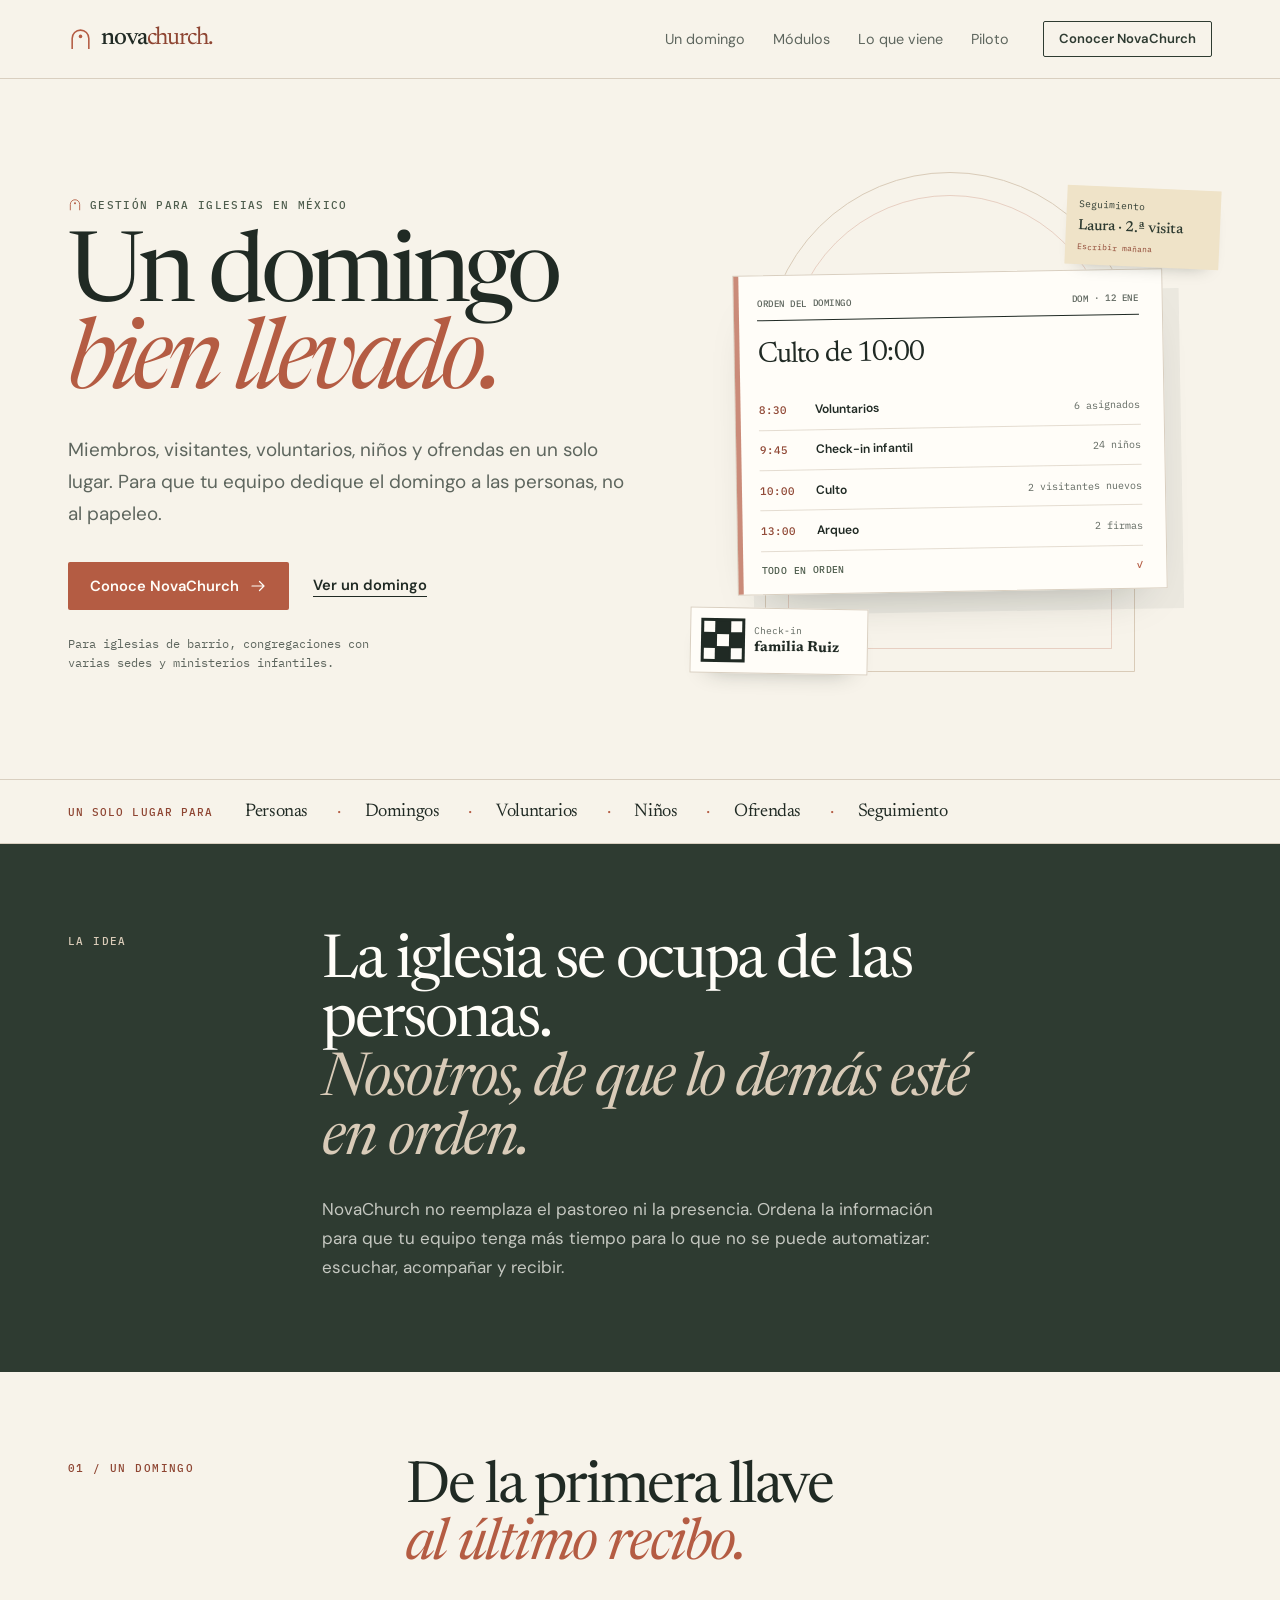
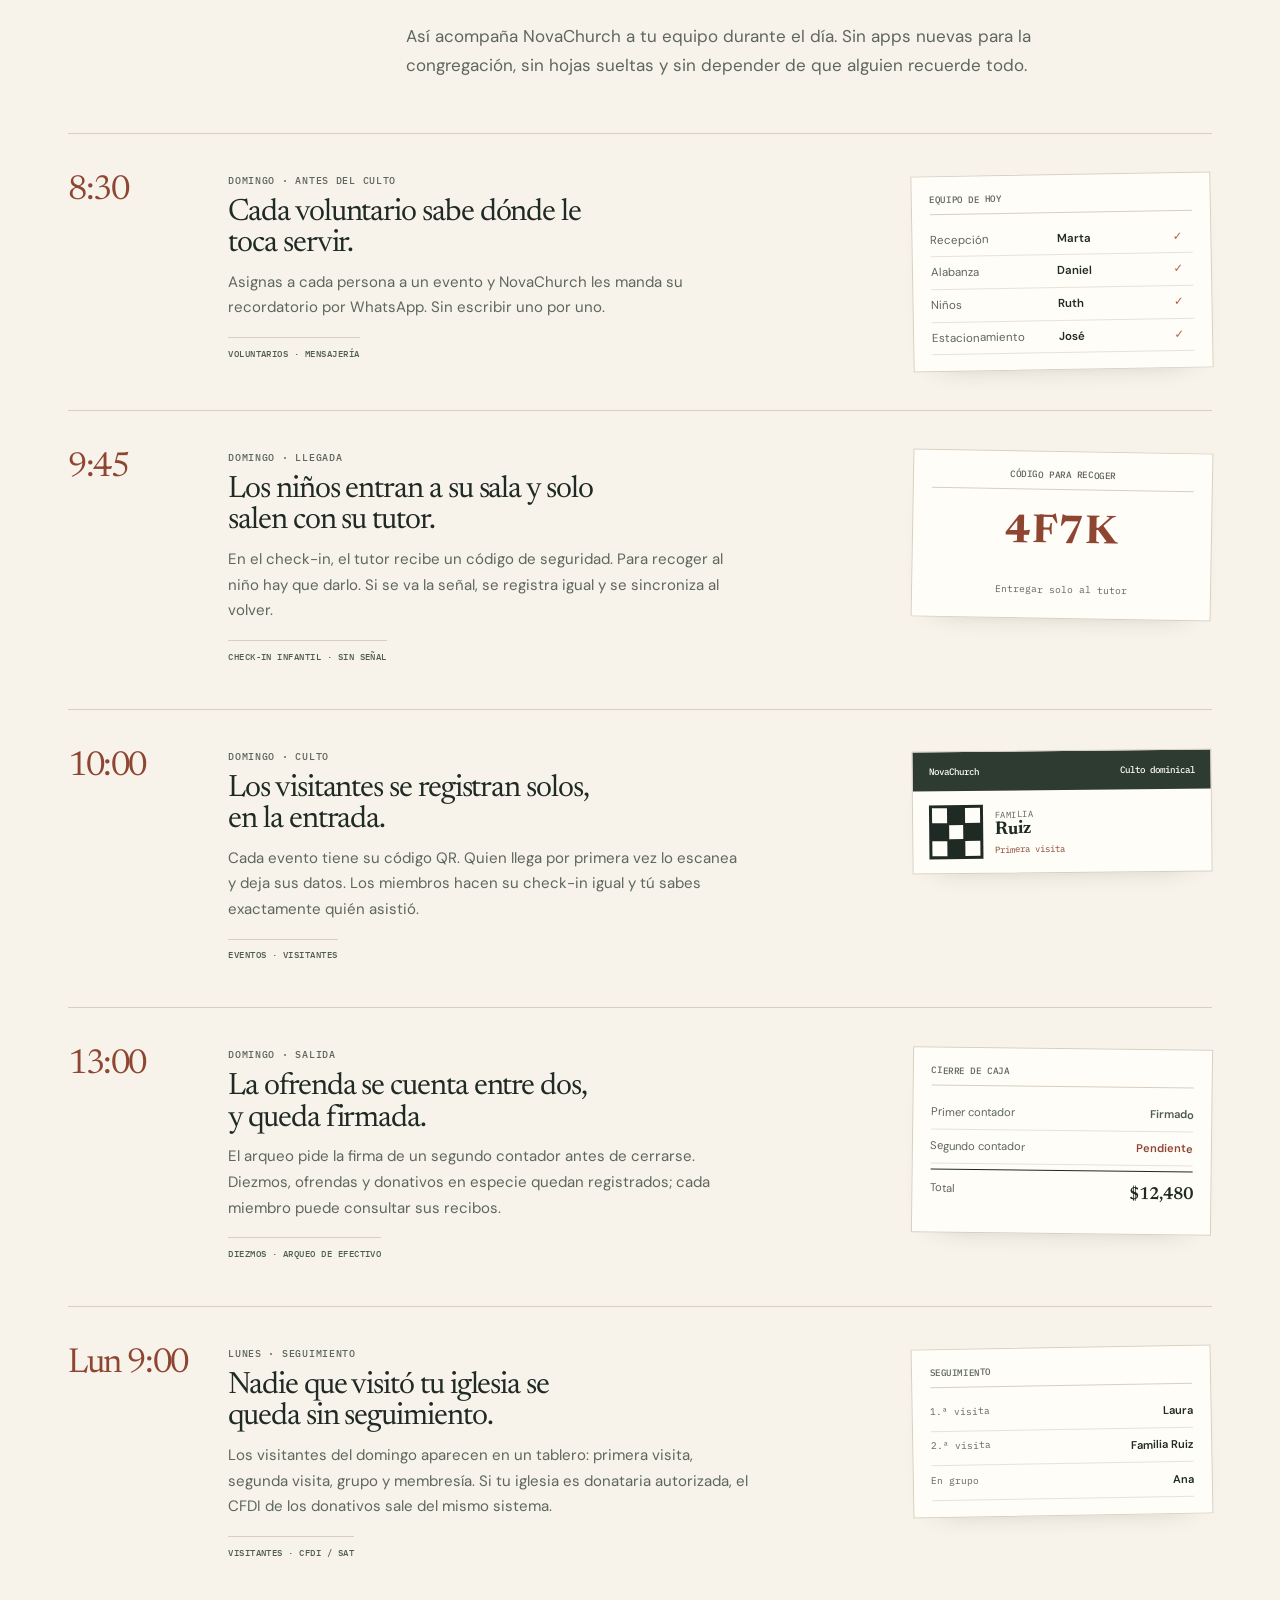
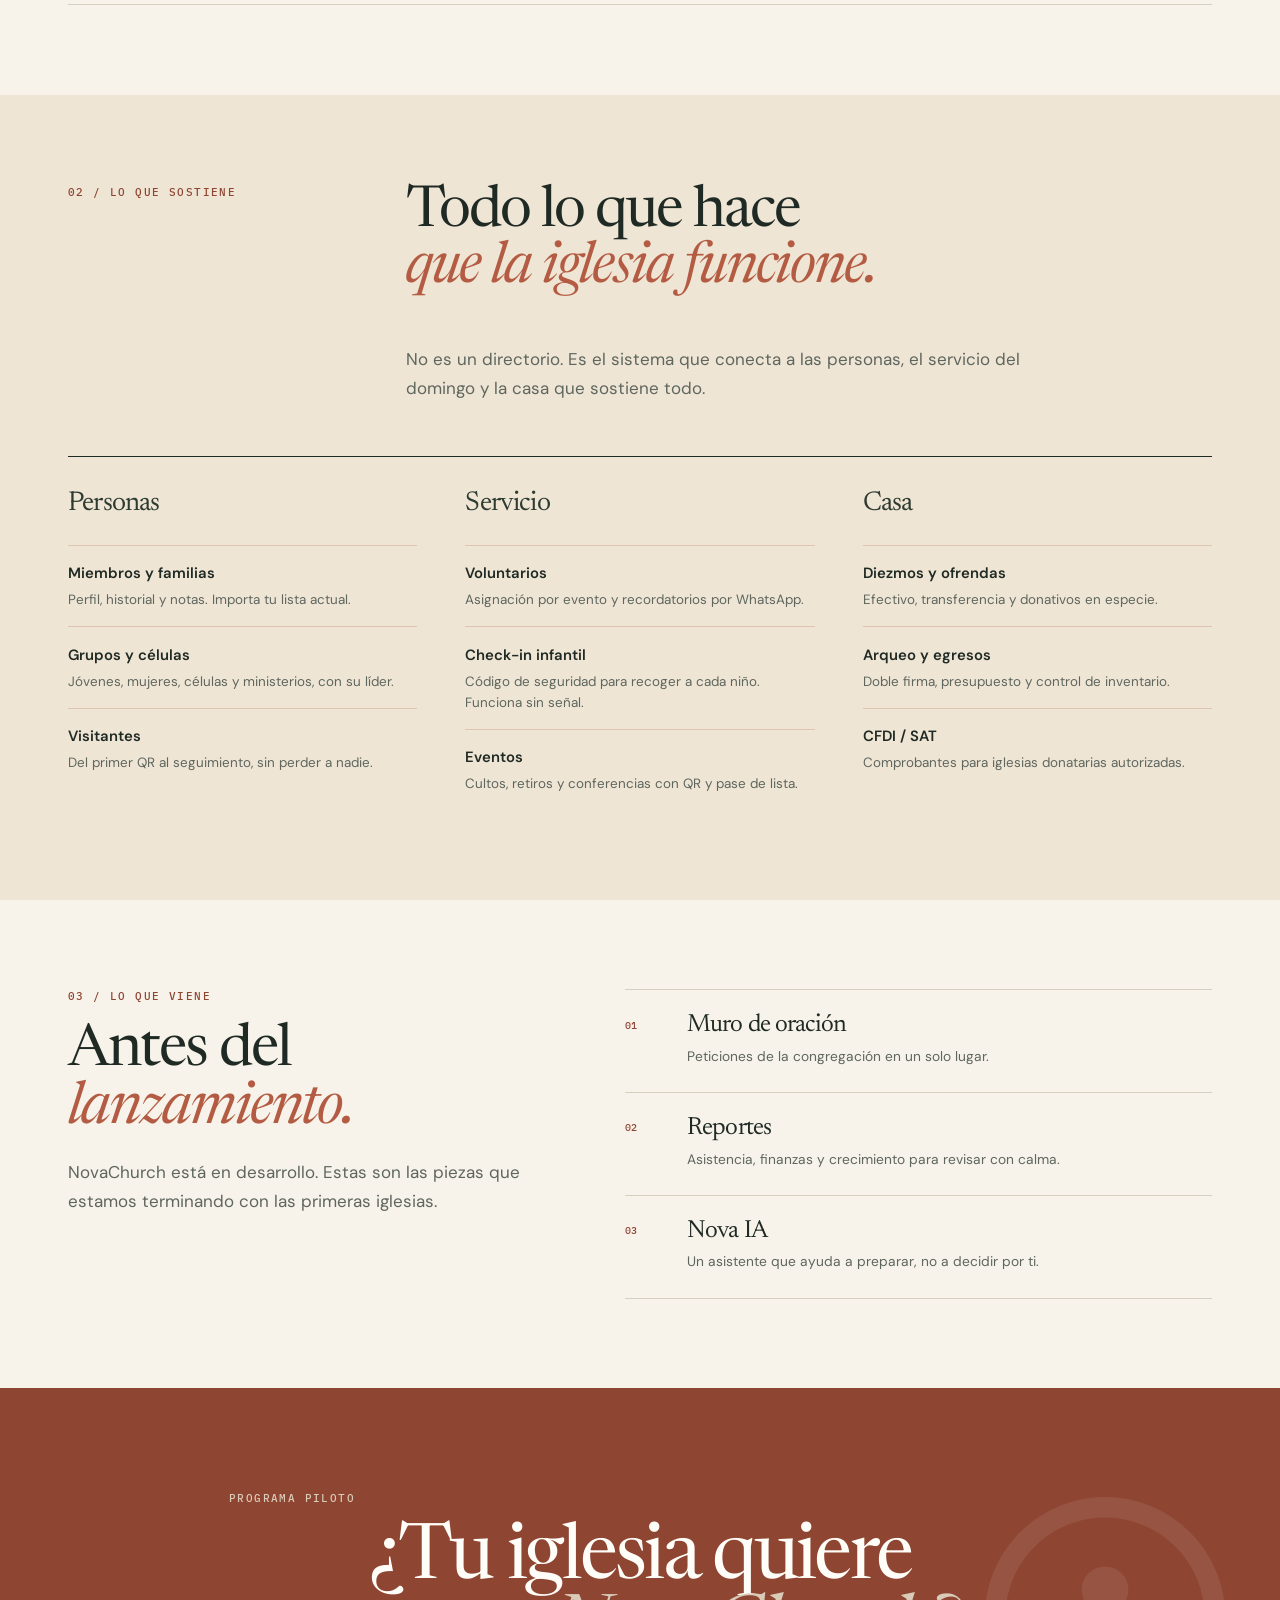
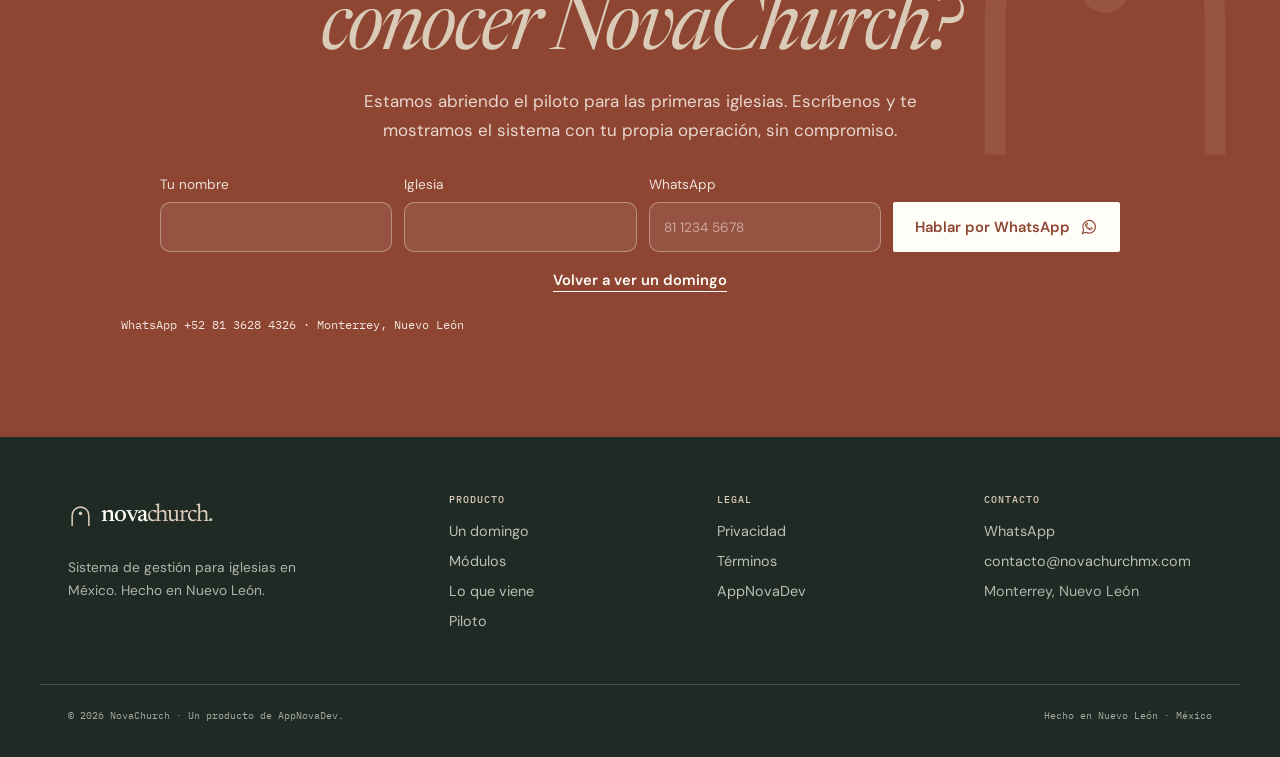
<file: index.html>
<!DOCTYPE html>
<html lang="es-MX">
<head>
<meta charset="UTF-8">
<meta name="viewport" content="width=device-width, initial-scale=1.0">
<title>NovaChurch — Un domingo bien llevado</title>
<meta name="description" content="NovaChurch ordena miembros, visitantes, voluntarios, check-in infantil y finanzas para que tu iglesia dedique el domingo a las personas, no al papeleo.">
<link rel="canonical" href="https://www.novachurchmx.com/">
<meta property="og:title" content="NovaChurch — Un domingo bien llevado">
<meta property="og:description" content="Miembros, visitantes, voluntarios, niños y ofrendas en un solo lugar. Para que tu equipo dedique el domingo a las personas.">
<meta property="og:url" content="https://www.novachurchmx.com/">
<meta property="og:type" content="website">
<meta property="og:locale" content="es_MX">
<meta property="og:image" content="https://www.novachurchmx.com/og-image.png">
<meta name="twitter:card" content="summary_large_image">
<meta name="theme-color" content="#F7F3EA">
<link rel="icon" href="/favicon.svg" type="image/svg+xml">
<link rel="preconnect" href="https://fonts.googleapis.com">
<link rel="preconnect" href="https://fonts.gstatic.com" crossorigin>
<link rel="stylesheet" href="https://fonts.googleapis.com/css2?family=Newsreader:ital,opsz,wght@0,6..72,300..700;1,6..72,300..700&family=DM+Sans:opsz,wght@9..40,400;9..40,500;9..40,600;9..40,700&family=IBM+Plex+Mono:wght@400;500&display=swap">
<link rel="stylesheet" href="/editorial.css">
</head>
<body>
<svg class="svg-defs" width="0" height="0" aria-hidden="true" focusable="false">
  <symbol id="arco" viewBox="0 0 24 24"><path d="M4 21V11a8 8 0 0 1 16 0v10" fill="none" stroke="currentColor" stroke-width="1.5"/><circle cx="12" cy="9" r="1.7" fill="currentColor"/></symbol>
  <symbol id="flecha" viewBox="0 0 24 24"><path d="M4 12h16M14 6l6 6-6 6" fill="none" stroke="currentColor" stroke-width="1.6" stroke-linecap="round" stroke-linejoin="round"/></symbol>
  <symbol id="whatsapp" viewBox="0 0 24 24"><path d="M20.5 11.6a8.4 8.4 0 0 1-12.4 7.5L3 21l1.9-5a8.4 8.4 0 1 1 15.6-4.4Z" fill="none" stroke="currentColor" stroke-width="1.5" stroke-linejoin="round"/><path d="M8.5 8.8c.3 2.8 2.4 5 5.2 5.4l1-1.4 1.9.7c-.1 1.4-1.3 2.3-2.7 2.2-3.5-.4-6.2-3.1-6.6-6.6-.1-1.4.8-2.6 2.2-2.7l.7 1.9-1.7.9Z" fill="none" stroke="currentColor" stroke-width="1.3" stroke-linejoin="round"/></symbol>
</svg>

<a class="skip" href="#contenido">Saltar al contenido</a>

<header class="header">
  <div class="wrap header-inner">
    <a class="logo" href="#inicio" aria-label="NovaChurch, inicio">
      <svg class="logo-arco" aria-hidden="true"><use href="#arco"/></svg>
      <span class="logo-nova">nova</span><span class="logo-church">church.</span>
    </a>
    <nav class="nav" id="nav" aria-label="Principal">
      <a href="#domingo">Un domingo</a>
      <a href="#modulos">Módulos</a>
      <a href="#viene">Lo que viene</a>
      <a href="#piloto">Piloto</a>
    </nav>
    <div class="header-actions">
      <a class="btn btn-linea btn-sm" href="#piloto">Conocer NovaChurch</a>
    </div>
    <button class="menu" id="menu" type="button" aria-expanded="false" aria-controls="nav">Menú</button>
  </div>
</header>

<main id="contenido">
  <section class="hero" id="inicio">
    <div class="wrap hero-grid">
      <div class="hero-copy">
        <p class="eyebrow"><svg aria-hidden="true"><use href="#arco"/></svg> Gestión para iglesias en México</p>
        <h1>Un domingo<br><em>bien llevado.</em></h1>
        <p class="lead">Miembros, visitantes, voluntarios, niños y ofrendas en un solo lugar. Para que tu equipo dedique el domingo a las personas, no al papeleo.</p>
        <div class="acciones">
          <a class="btn btn-arcilla" href="#piloto">Conoce NovaChurch <svg aria-hidden="true"><use href="#flecha"/></svg></a>
          <a class="text-link" href="#domingo">Ver un domingo</a>
        </div>
        <p class="micro">Para iglesias de barrio, congregaciones con varias sedes y ministerios infantiles.</p>
      </div>

      <div class="hero-art" aria-hidden="true">
        <div class="arco-fondo"></div>
        <div class="orden">
          <div class="orden-head"><span>Orden del domingo</span><span>Dom · 12 ene</span></div>
          <p class="orden-title">Culto de 10:00</p>
          <div class="orden-row"><span>8:30</span><strong>Voluntarios</strong><small>6 asignados</small></div>
          <div class="orden-row"><span>9:45</span><strong>Check-in infantil</strong><small>24 niños</small></div>
          <div class="orden-row"><span>10:00</span><strong>Culto</strong><small>2 visitantes nuevos</small></div>
          <div class="orden-row"><span>13:00</span><strong>Arqueo</strong><small>2 firmas</small></div>
          <div class="orden-foot"><span>Todo en orden</span><span class="visto">✓</span></div>
        </div>
        <div class="qr-tarjeta">
          <div class="qr" aria-hidden="true"><i></i><i></i><i></i><i></i><i></i><i></i><i></i><i></i><i></i></div>
          <span>Check-in<br><b>familia Ruiz</b></span>
        </div>
        <div class="nota">Seguimiento<br><b>Laura · 2.ª visita</b><small>Escribir mañana</small></div>
      </div>
    </div>
  </section>

  <div class="franja">
    <div class="wrap franja-inner">
      <p>Un solo lugar para</p>
      <ul>
        <li>Personas</li><li>Domingos</li><li>Voluntarios</li><li>Niños</li><li>Ofrendas</li><li>Seguimiento</li>
      </ul>
    </div>
  </div>

  <section class="manifiesto">
    <div class="wrap manifiesto-grid">
      <p class="label">La idea</p>
      <div>
        <h2>La iglesia se ocupa de las personas.<br><em>Nosotros, de que lo demás esté en orden.</em></h2>
        <p>NovaChurch no reemplaza el pastoreo ni la presencia. Ordena la información para que tu equipo tenga más tiempo para lo que no se puede automatizar: escuchar, acompañar y recibir.</p>
      </div>
    </div>
  </section>

  <section class="domingo" id="domingo">
    <div class="wrap">
      <div class="seccion-head">
        <p class="label">01 / Un domingo</p>
        <h2>De la primera llave<br><em>al último recibo.</em></h2>
        <p class="intro">Así acompaña NovaChurch a tu equipo durante el día. Sin apps nuevas para la congregación, sin hojas sueltas y sin depender de que alguien recuerde todo.</p>
      </div>

      <div class="momentos">
        <article class="momento">
          <p class="tiempo">8:30</p>
          <div class="momento-cuerpo">
            <p class="mini">Domingo · antes del culto</p>
            <h3>Cada voluntario sabe dónde le toca servir.</h3>
            <p>Asignas a cada persona a un evento y NovaChurch les manda su recordatorio por WhatsApp. Sin escribir uno por uno.</p>
            <span class="etiqueta">Voluntarios · Mensajería</span>
          </div>
          <div class="artefacto roster" aria-hidden="true">
            <p class="art-head">Equipo de hoy</p>
            <div><span>Recepción</span><b>Marta</b><i>✓</i></div>
            <div><span>Alabanza</span><b>Daniel</b><i>✓</i></div>
            <div><span>Niños</span><b>Ruth</b><i>✓</i></div>
            <div><span>Estacionamiento</span><b>José</b><i>✓</i></div>
          </div>
        </article>

        <article class="momento">
          <p class="tiempo">9:45</p>
          <div class="momento-cuerpo">
            <p class="mini">Domingo · llegada</p>
            <h3>Los niños entran a su sala y solo salen con su tutor.</h3>
            <p>En el check-in, el tutor recibe un código de seguridad. Para recoger al niño hay que darlo. Si se va la señal, se registra igual y se sincroniza al volver.</p>
            <span class="etiqueta">Check-in infantil · Sin señal</span>
          </div>
          <div class="artefacto codigo" aria-hidden="true">
            <p class="art-head">Código para recoger</p>
            <strong>4F7K</strong>
            <small>Entregar solo al tutor</small>
          </div>
        </article>

        <article class="momento">
          <p class="tiempo">10:00</p>
          <div class="momento-cuerpo">
            <p class="mini">Domingo · culto</p>
            <h3>Los visitantes se registran solos, en la entrada.</h3>
            <p>Cada evento tiene su código QR. Quien llega por primera vez lo escanea y deja sus datos. Los miembros hacen su check-in igual y tú sabes exactamente quién asistió.</p>
            <span class="etiqueta">Eventos · Visitantes</span>
          </div>
          <div class="artefacto pase" aria-hidden="true">
            <div class="pase-top"><span>NovaChurch</span><span>Culto dominical</span></div>
            <div class="pase-body"><div class="qr"><i></i><i></i><i></i><i></i><i></i><i></i><i></i><i></i><i></i></div><div><small>Familia</small><b>Ruiz</b><em>Primera visita</em></div></div>
          </div>
        </article>

        <article class="momento">
          <p class="tiempo">13:00</p>
          <div class="momento-cuerpo">
            <p class="mini">Domingo · salida</p>
            <h3>La ofrenda se cuenta entre dos, y queda firmada.</h3>
            <p>El arqueo pide la firma de un segundo contador antes de cerrarse. Diezmos, ofrendas y donativos en especie quedan registrados; cada miembro puede consultar sus recibos.</p>
            <span class="etiqueta">Diezmos · Arqueo de efectivo</span>
          </div>
          <div class="artefacto arqueo" aria-hidden="true">
            <p class="art-head">Cierre de caja</p>
            <div><span>Primer contador</span><b>Firmado</b></div>
            <div><span>Segundo contador</span><b class="pendiente">Pendiente</b></div>
            <div class="total"><span>Total</span><b>$12,480</b></div>
          </div>
        </article>

        <article class="momento">
          <p class="tiempo">Lun 9:00</p>
          <div class="momento-cuerpo">
            <p class="mini">Lunes · seguimiento</p>
            <h3>Nadie que visitó tu iglesia se queda sin seguimiento.</h3>
            <p>Los visitantes del domingo aparecen en un tablero: primera visita, segunda visita, grupo y membresía. Si tu iglesia es donataria autorizada, el CFDI de los donativos sale del mismo sistema.</p>
            <span class="etiqueta">Visitantes · CFDI / SAT</span>
          </div>
          <div class="artefacto seguimiento" aria-hidden="true">
            <p class="art-head">Seguimiento</p>
            <div class="linea"><span>1.ª visita</span><b>Laura</b></div>
            <div class="linea"><span>2.ª visita</span><b>Familia Ruiz</b></div>
            <div class="linea"><span>En grupo</span><b>Ana</b></div>
          </div>
        </article>
      </div>
    </div>
  </section>

  <section class="modulos" id="modulos">
    <div class="wrap">
      <div class="seccion-head">
        <p class="label">02 / Lo que sostiene</p>
        <h2>Todo lo que hace<br><em>que la iglesia funcione.</em></h2>
        <p class="intro">No es un directorio. Es el sistema que conecta a las personas, el servicio del domingo y la casa que sostiene todo.</p>
      </div>
      <div class="columnas">
        <div class="columna">
          <p class="col-title">Personas</p>
          <dl>
            <div><dt>Miembros y familias</dt><dd>Perfil, historial y notas. Importa tu lista actual.</dd></div>
            <div><dt>Grupos y células</dt><dd>Jóvenes, mujeres, células y ministerios, con su líder.</dd></div>
            <div><dt>Visitantes</dt><dd>Del primer QR al seguimiento, sin perder a nadie.</dd></div>
          </dl>
        </div>
        <div class="columna">
          <p class="col-title">Servicio</p>
          <dl>
            <div><dt>Voluntarios</dt><dd>Asignación por evento y recordatorios por WhatsApp.</dd></div>
            <div><dt>Check-in infantil</dt><dd>Código de seguridad para recoger a cada niño. Funciona sin señal.</dd></div>
            <div><dt>Eventos</dt><dd>Cultos, retiros y conferencias con QR y pase de lista.</dd></div>
          </dl>
        </div>
        <div class="columna">
          <p class="col-title">Casa</p>
          <dl>
            <div><dt>Diezmos y ofrendas</dt><dd>Efectivo, transferencia y donativos en especie.</dd></div>
            <div><dt>Arqueo y egresos</dt><dd>Doble firma, presupuesto y control de inventario.</dd></div>
            <div><dt>CFDI / SAT</dt><dd>Comprobantes para iglesias donatarias autorizadas.</dd></div>
          </dl>
        </div>
      </div>
    </div>
  </section>

  <section class="viene" id="viene">
    <div class="wrap viene-grid">
      <div>
        <p class="label">03 / Lo que viene</p>
        <h2>Antes del<br><em>lanzamiento.</em></h2>
        <p class="intro">NovaChurch está en desarrollo. Estas son las piezas que estamos terminando con las primeras iglesias.</p>
      </div>
      <ol class="lista-viene">
        <li><span>01</span><div><h3>Muro de oración</h3><p>Peticiones de la congregación en un solo lugar.</p></div></li>
        <li><span>02</span><div><h3>Reportes</h3><p>Asistencia, finanzas y crecimiento para revisar con calma.</p></div></li>
        <li><span>03</span><div><h3>Nova IA</h3><p>Un asistente que ayuda a preparar, no a decidir por ti.</p></div></li>
      </ol>
    </div>
  </section>

  <section class="piloto" id="piloto">
    <div class="wrap piloto-inner">
      <svg class="piloto-arco" aria-hidden="true"><use href="#arco"/></svg>
      <p class="label label-claro">Programa piloto</p>
      <h2>¿Tu iglesia quiere<br><em>conocer NovaChurch?</em></h2>
      <p>Estamos abriendo el piloto para las primeras iglesias. Escríbenos y te mostramos el sistema con tu propia operación, sin compromiso.</p>
      <form class="piloto-form" id="formPiloto" novalidate>
        <label><span>Tu nombre</span><input name="nombre" autocomplete="name" required maxlength="120"></label>
        <label><span>Iglesia</span><input name="iglesia" autocomplete="organization" required maxlength="160"></label>
        <label><span>WhatsApp</span><input name="whatsapp" type="tel" inputmode="tel" autocomplete="tel" required placeholder="81 1234 5678" maxlength="20"></label>
        <button class="btn btn-crema" type="submit">Hablar por WhatsApp <svg aria-hidden="true"><use href="#whatsapp"/></svg></button>
      </form>
      <p class="micro claro" id="estadoPiloto" role="status" aria-live="polite"></p>
      <div class="piloto-acciones">
        <a class="text-link claro" href="#domingo">Volver a ver un domingo</a>
      </div>
      <p class="micro claro">WhatsApp +52 81 3628 4326 · Monterrey, Nuevo León</p>
    </div>
  </section>
</main>

<footer class="footer">
  <div class="wrap footer-grid">
    <div class="footer-brand">
      <a class="logo logo-claro" href="#inicio" aria-label="NovaChurch, inicio">
        <svg class="logo-arco" aria-hidden="true"><use href="#arco"/></svg>
        <span class="logo-nova">nova</span><span class="logo-church">church.</span>
      </a>
      <p>Sistema de gestión para iglesias en México. Hecho en Nuevo León.</p>
    </div>
    <div>
      <p class="footer-title">Producto</p>
      <a href="#domingo">Un domingo</a>
      <a href="#modulos">Módulos</a>
      <a href="#viene">Lo que viene</a>
      <a href="#piloto">Piloto</a>
    </div>
    <div>
      <p class="footer-title">Legal</p>
      <a href="https://www.novachurchmx.com/privacidad" target="_blank" rel="noopener">Privacidad</a>
      <a href="https://www.novachurchmx.com/terminos" target="_blank" rel="noopener">Términos</a>
      <a href="https://appnovadev.com" target="_blank" rel="noopener">AppNovaDev</a>
    </div>
    <div>
      <p class="footer-title">Contacto</p>
      <a href="https://wa.me/528136284326?text=Hola%2C%20quiero%20conocer%20NovaChurch" target="_blank" rel="noopener">WhatsApp</a>
      <a href="mailto:contacto@novachurchmx.com">contacto@novachurchmx.com</a>
      <span>Monterrey, Nuevo León</span>
    </div>
  </div>
  <div class="wrap footer-bottom">
    <span>© 2026 NovaChurch · Un producto de AppNovaDev.</span>
    <span>Hecho en Nuevo León · México</span>
  </div>
</footer>

<script>
(function () {
  var menu = document.getElementById('menu');
  var nav = document.getElementById('nav');
  if (!menu || !nav) return;
  menu.addEventListener('click', function () {
    var open = nav.classList.toggle('open');
    menu.setAttribute('aria-expanded', open ? 'true' : 'false');
    menu.textContent = open ? 'Cerrar' : 'Menú';
  });
  nav.querySelectorAll('a').forEach(function (a) {
    a.addEventListener('click', function () {
      nav.classList.remove('open');
      menu.setAttribute('aria-expanded', 'false');
      menu.textContent = 'Menú';
    });
  });
})();
</script>
<script>
// Formulario del piloto: abre WhatsApp con los datos y deja el contacto en el CRM de AppNovaDev (solo crea leads).
(function () {
  var f = document.getElementById("formPiloto"); if (!f) return;
  f.addEventListener("submit", function (ev) {
    ev.preventDefault();
    var d = new FormData(f), tel = String(d.get("whatsapp") || "").replace(/\D/g, "");
    var estado = document.getElementById("estadoPiloto");
    if (!String(d.get("nombre")).trim() || !String(d.get("iglesia")).trim() || tel.length < 10) { estado.textContent = "Escribe tu nombre, tu iglesia y un WhatsApp de 10 dígitos."; return; }
    try {
      fetch("https://ypwgqmrokeulsqgmiupp.supabase.co/rest/v1/rpc/registrar_lead_landing", {
        method: "POST", keepalive: true,
        headers: { "content-type": "application/json", apikey: "sb_publishable_L8Na-EgPnFjPYtNrULzeMQ_f3RS6DEc" },
        body: JSON.stringify({ p_prod: "novachurch", p_nombre: d.get("nombre"), p_empresa: d.get("iglesia"), p_tel: tel, p_mensaje: "Quiere conocer NovaChurch (programa piloto)" })
      }).catch(function () {});
    } catch (e) {}
    var texto = "Hola, quiero conocer NovaChurch.\nNombre: " + d.get("nombre") + "\nIglesia: " + d.get("iglesia") + "\nWhatsApp: " + tel;
    window.open("https://wa.me/528136284326?text=" + encodeURIComponent(texto), "_blank", "noopener");
    estado.textContent = "Abrimos WhatsApp con tus datos. Si no se abrió, escríbenos al +52 81 3628 4326.";
  });
})();
</script>
</body>
</html>
</file>
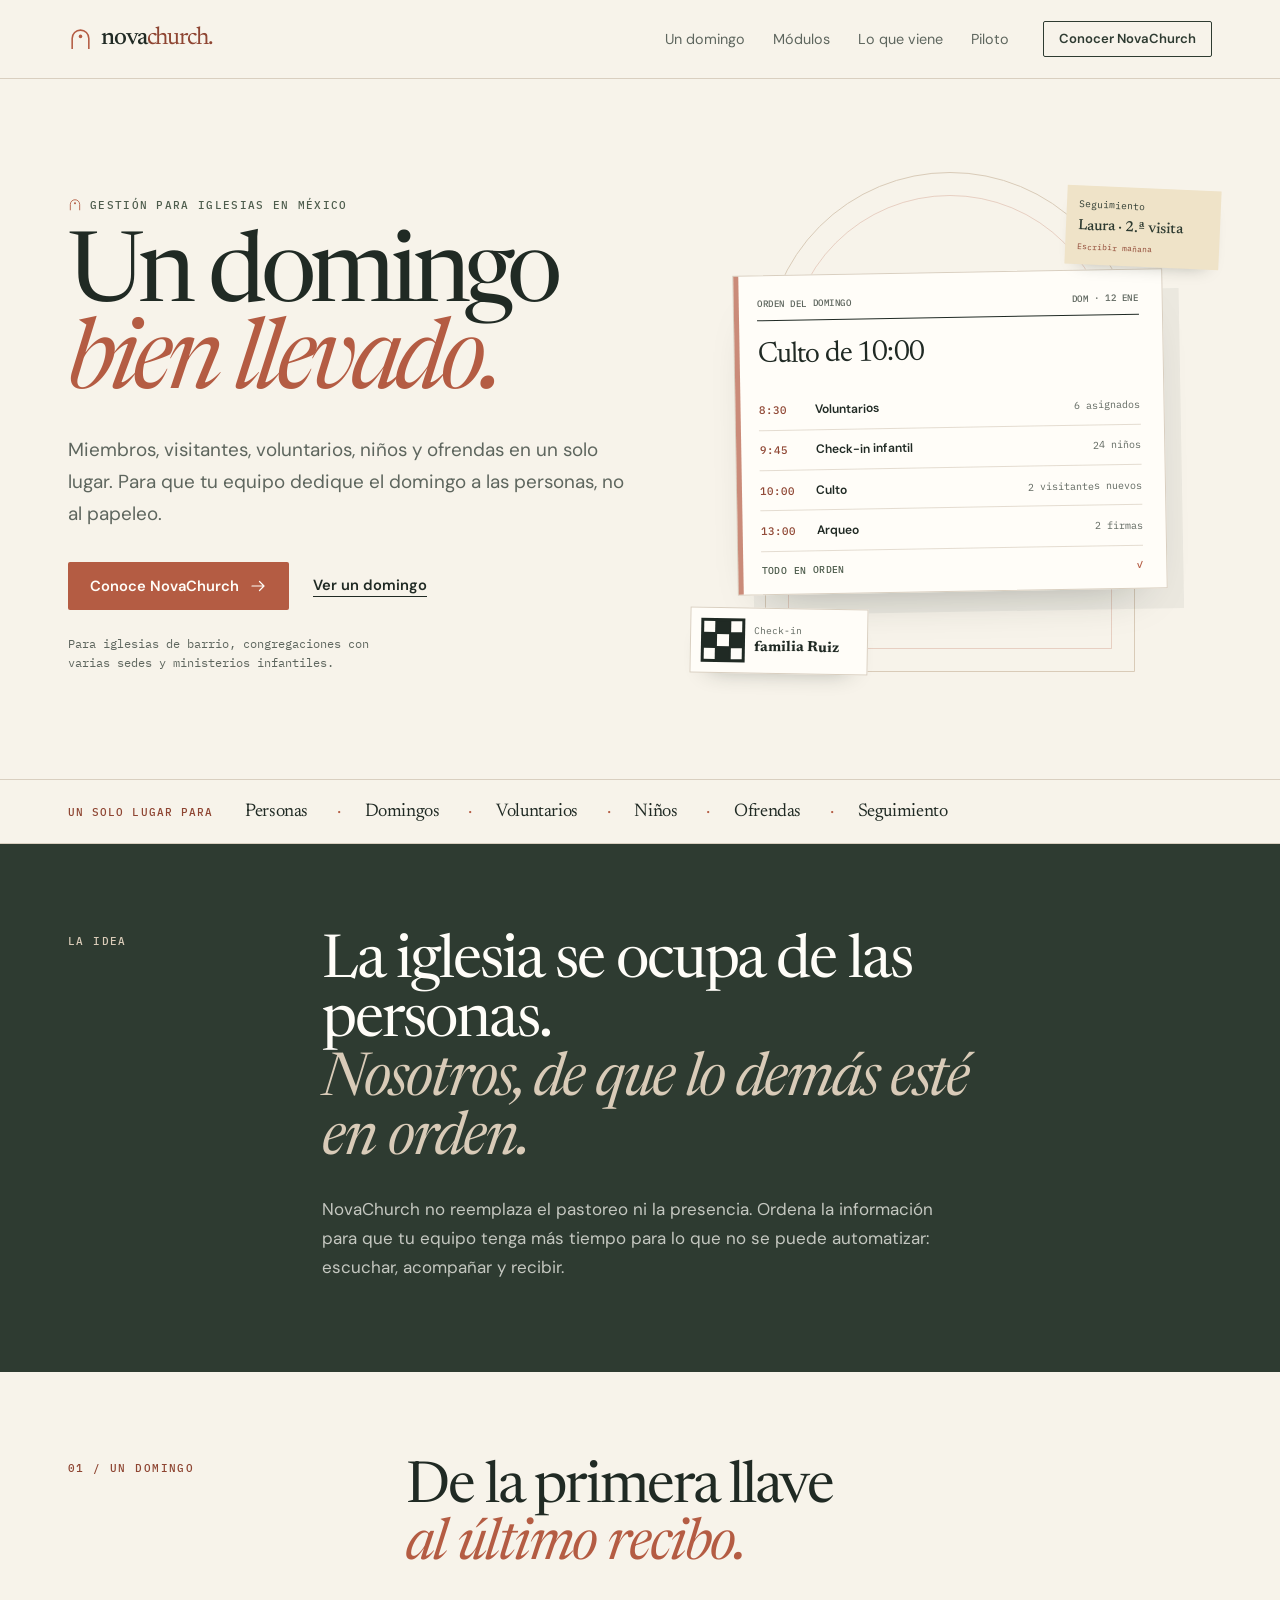
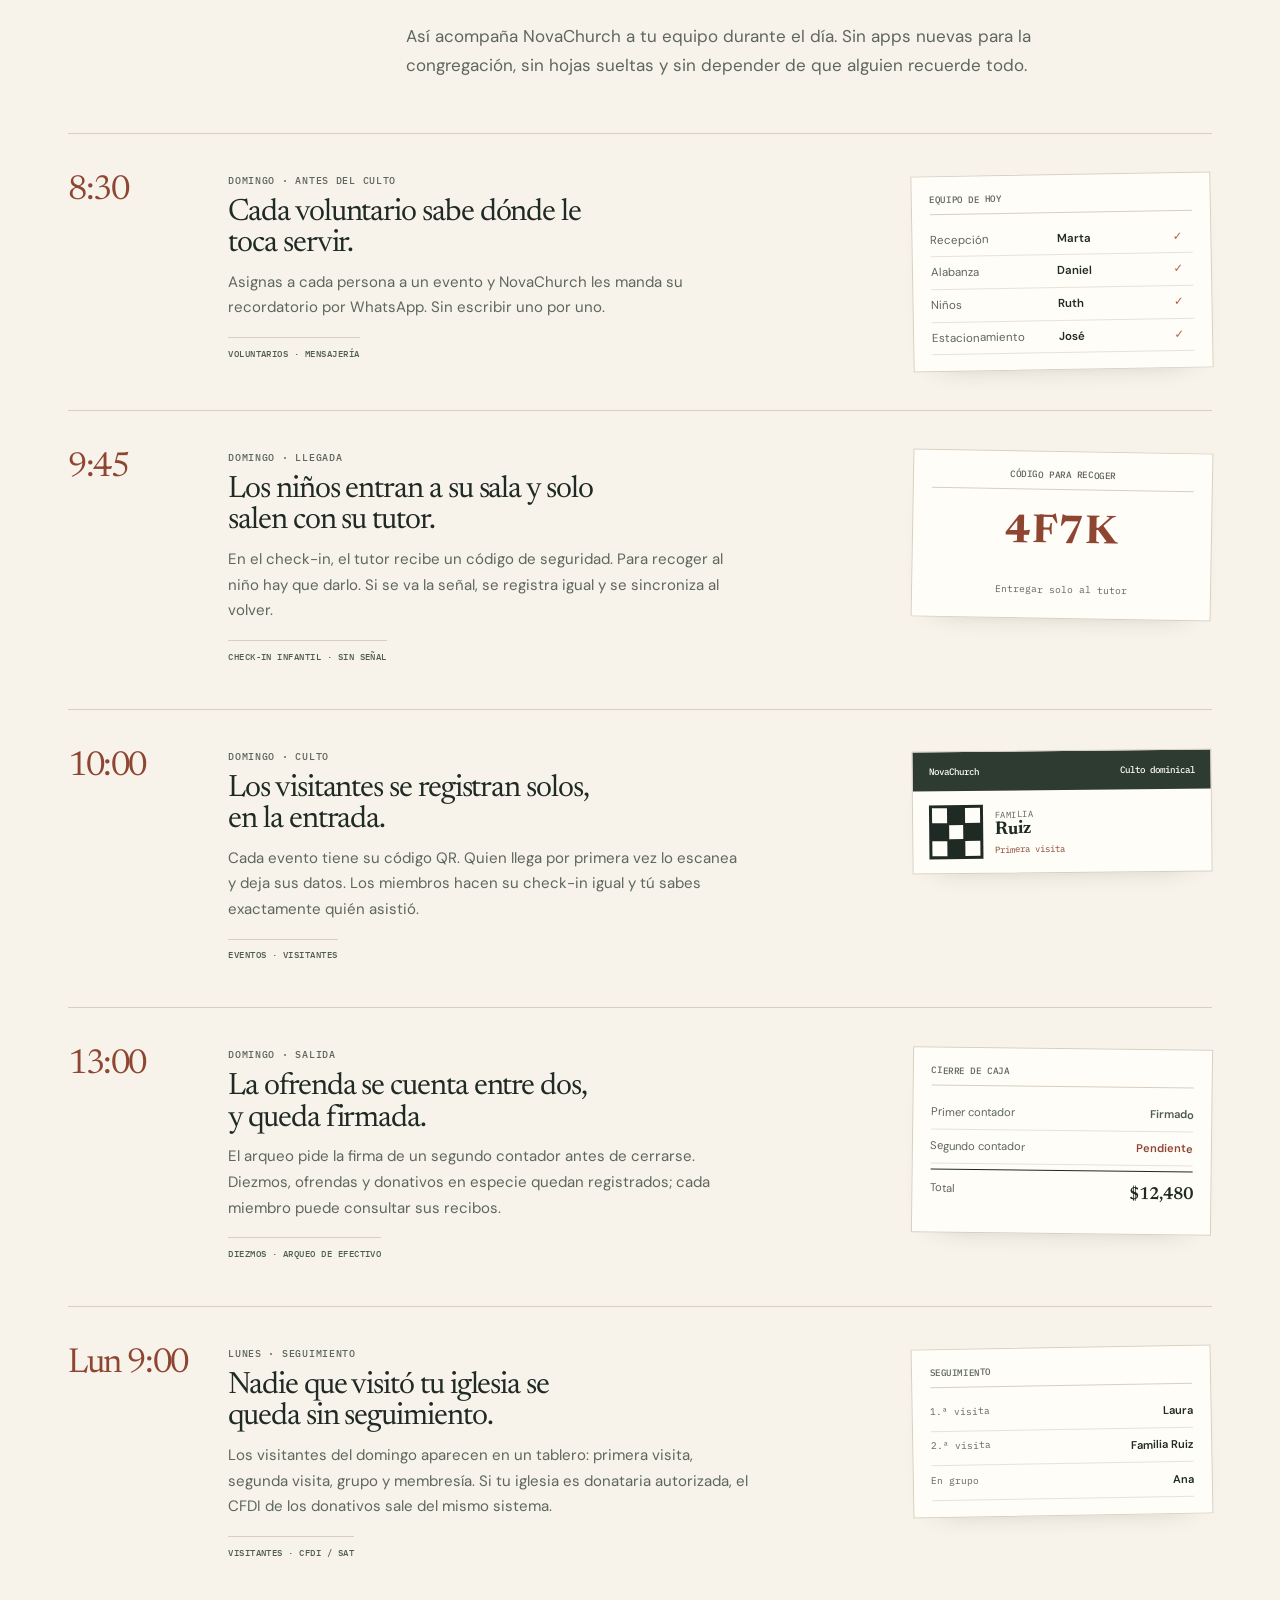
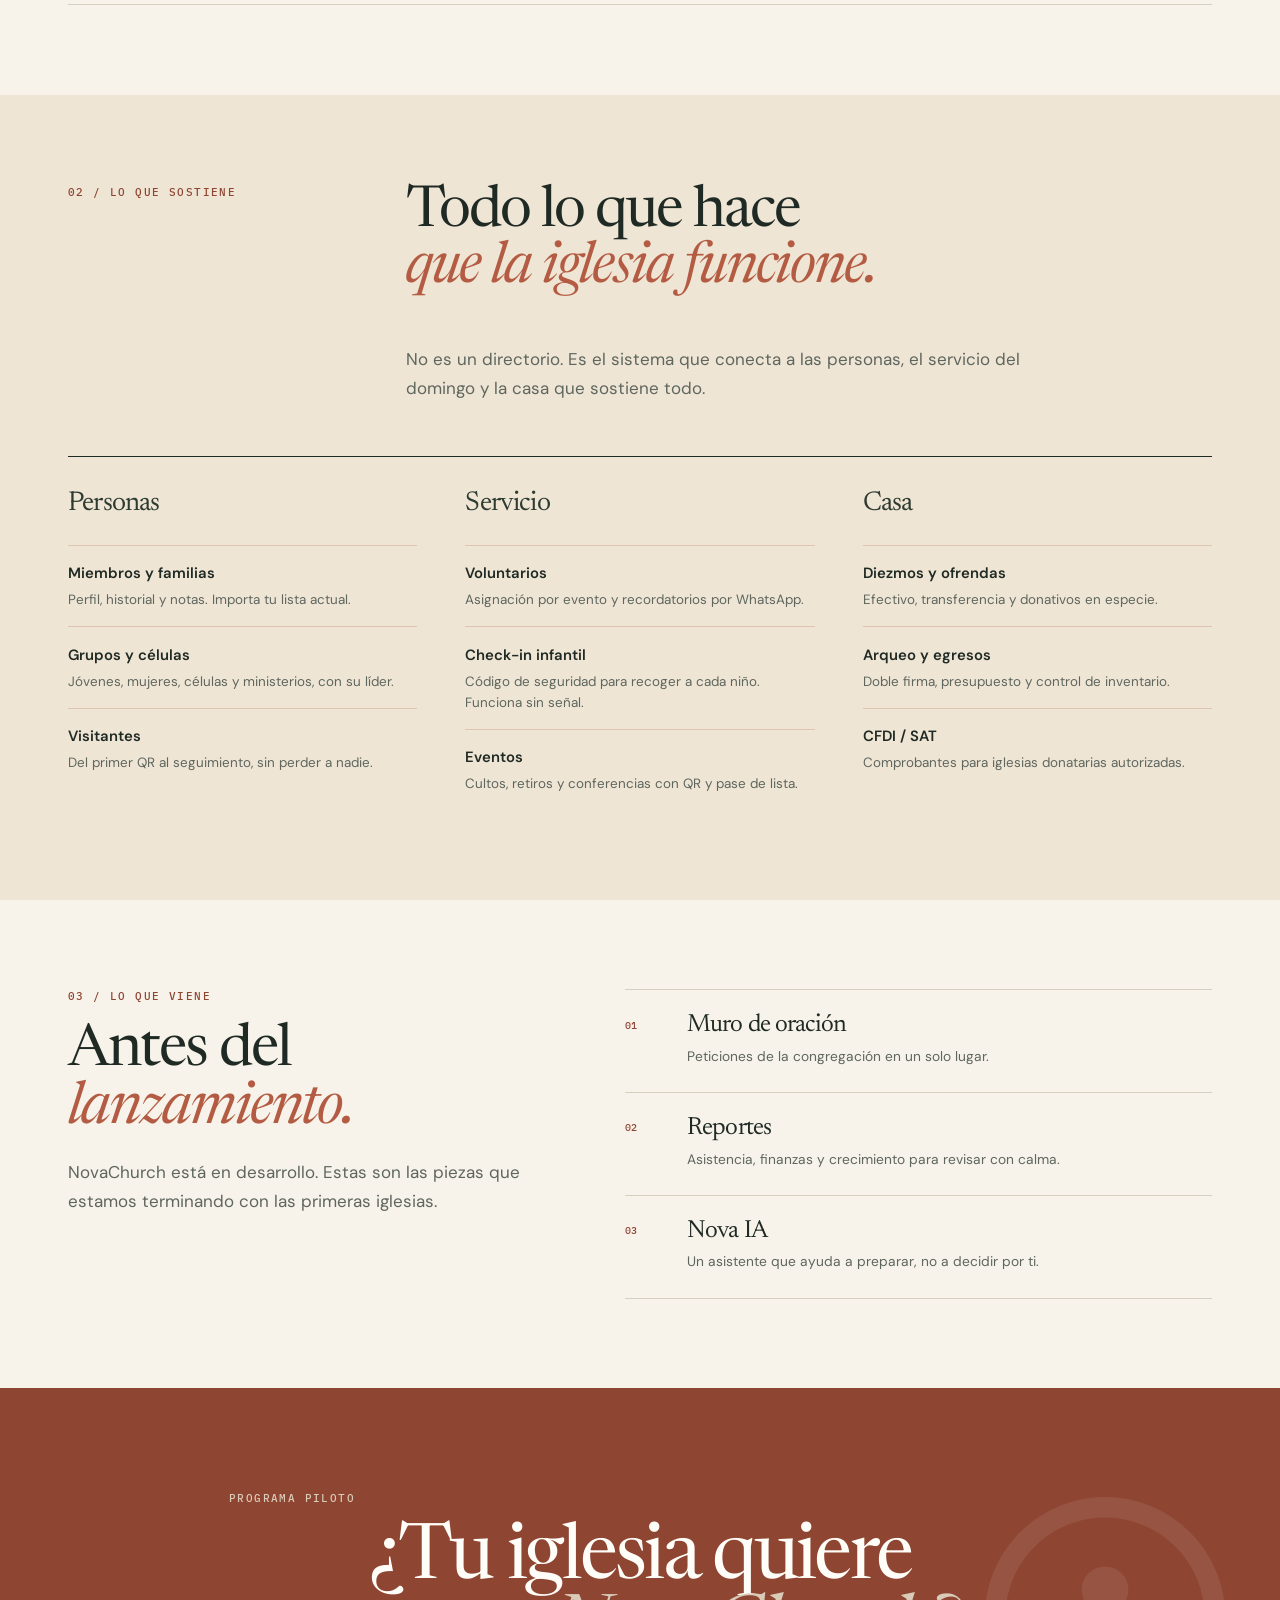
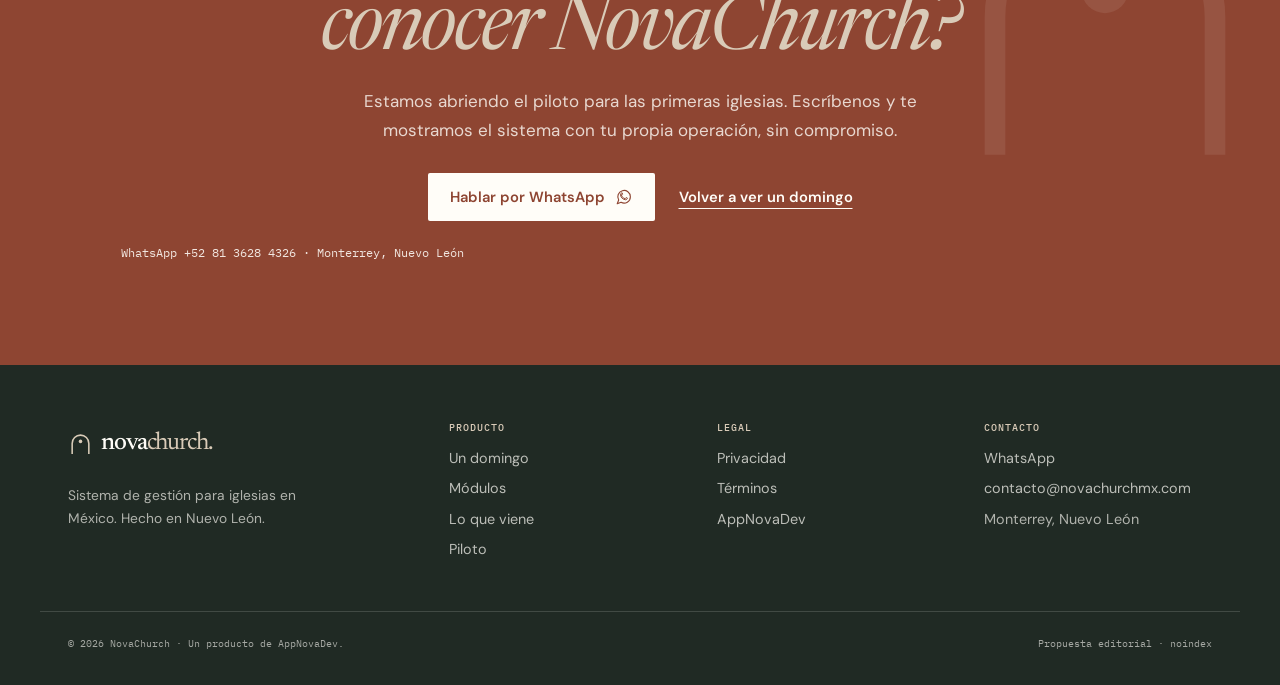
<file: nueva/index.html>
<!DOCTYPE html>
<html lang="es-MX">
<head>
<meta charset="UTF-8">
<meta name="viewport" content="width=device-width, initial-scale=1.0">
<title>NovaChurch — Un domingo bien llevado</title>
<meta name="description" content="NovaChurch ordena miembros, visitantes, voluntarios, check-in infantil y finanzas para que tu iglesia dedique el domingo a las personas, no al papeleo.">
<meta name="robots" content="noindex,nofollow">
<meta name="theme-color" content="#F7F3EA">
<link rel="icon" href="/nueva/favicon.svg" type="image/svg+xml">
<link rel="preconnect" href="https://fonts.googleapis.com">
<link rel="preconnect" href="https://fonts.gstatic.com" crossorigin>
<link rel="stylesheet" href="https://fonts.googleapis.com/css2?family=Newsreader:ital,opsz,wght@0,6..72,300..700;1,6..72,300..700&family=DM+Sans:opsz,wght@9..40,400;9..40,500;9..40,600;9..40,700&family=IBM+Plex+Mono:wght@400;500&display=swap">
<link rel="stylesheet" href="/nueva/styles.css">
</head>
<body>
<svg class="svg-defs" width="0" height="0" aria-hidden="true" focusable="false">
  <symbol id="arco" viewBox="0 0 24 24"><path d="M4 21V11a8 8 0 0 1 16 0v10" fill="none" stroke="currentColor" stroke-width="1.5"/><circle cx="12" cy="9" r="1.7" fill="currentColor"/></symbol>
  <symbol id="flecha" viewBox="0 0 24 24"><path d="M4 12h16M14 6l6 6-6 6" fill="none" stroke="currentColor" stroke-width="1.6" stroke-linecap="round" stroke-linejoin="round"/></symbol>
  <symbol id="whatsapp" viewBox="0 0 24 24"><path d="M20.5 11.6a8.4 8.4 0 0 1-12.4 7.5L3 21l1.9-5a8.4 8.4 0 1 1 15.6-4.4Z" fill="none" stroke="currentColor" stroke-width="1.5" stroke-linejoin="round"/><path d="M8.5 8.8c.3 2.8 2.4 5 5.2 5.4l1-1.4 1.9.7c-.1 1.4-1.3 2.3-2.7 2.2-3.5-.4-6.2-3.1-6.6-6.6-.1-1.4.8-2.6 2.2-2.7l.7 1.9-1.7.9Z" fill="none" stroke="currentColor" stroke-width="1.3" stroke-linejoin="round"/></symbol>
</svg>

<a class="skip" href="#contenido">Saltar al contenido</a>

<header class="header">
  <div class="wrap header-inner">
    <a class="logo" href="#inicio" aria-label="NovaChurch, inicio">
      <svg class="logo-arco" aria-hidden="true"><use href="#arco"/></svg>
      <span class="logo-nova">nova</span><span class="logo-church">church.</span>
    </a>
    <nav class="nav" id="nav" aria-label="Principal">
      <a href="#domingo">Un domingo</a>
      <a href="#modulos">Módulos</a>
      <a href="#viene">Lo que viene</a>
      <a href="#piloto">Piloto</a>
    </nav>
    <div class="header-actions">
      <a class="btn btn-linea btn-sm" href="#piloto">Conocer NovaChurch</a>
    </div>
    <button class="menu" id="menu" type="button" aria-expanded="false" aria-controls="nav">Menú</button>
  </div>
</header>

<main id="contenido">
  <section class="hero" id="inicio">
    <div class="wrap hero-grid">
      <div class="hero-copy">
        <p class="eyebrow"><svg aria-hidden="true"><use href="#arco"/></svg> Gestión para iglesias en México</p>
        <h1>Un domingo<br><em>bien llevado.</em></h1>
        <p class="lead">Miembros, visitantes, voluntarios, niños y ofrendas en un solo lugar. Para que tu equipo dedique el domingo a las personas, no al papeleo.</p>
        <div class="acciones">
          <a class="btn btn-arcilla" href="#piloto">Conoce NovaChurch <svg aria-hidden="true"><use href="#flecha"/></svg></a>
          <a class="text-link" href="#domingo">Ver un domingo</a>
        </div>
        <p class="micro">Para iglesias de barrio, congregaciones con varias sedes y ministerios infantiles.</p>
      </div>

      <div class="hero-art" aria-hidden="true">
        <div class="arco-fondo"></div>
        <div class="orden">
          <div class="orden-head"><span>Orden del domingo</span><span>Dom · 12 ene</span></div>
          <p class="orden-title">Culto de 10:00</p>
          <div class="orden-row"><span>8:30</span><strong>Voluntarios</strong><small>6 asignados</small></div>
          <div class="orden-row"><span>9:45</span><strong>Check-in infantil</strong><small>24 niños</small></div>
          <div class="orden-row"><span>10:00</span><strong>Culto</strong><small>2 visitantes nuevos</small></div>
          <div class="orden-row"><span>13:00</span><strong>Arqueo</strong><small>2 firmas</small></div>
          <div class="orden-foot"><span>Todo en orden</span><span class="visto">✓</span></div>
        </div>
        <div class="qr-tarjeta">
          <div class="qr" aria-hidden="true"><i></i><i></i><i></i><i></i><i></i><i></i><i></i><i></i><i></i></div>
          <span>Check-in<br><b>familia Ruiz</b></span>
        </div>
        <div class="nota">Seguimiento<br><b>Laura · 2.ª visita</b><small>Escribir mañana</small></div>
      </div>
    </div>
  </section>

  <div class="franja">
    <div class="wrap franja-inner">
      <p>Un solo lugar para</p>
      <ul>
        <li>Personas</li><li>Domingos</li><li>Voluntarios</li><li>Niños</li><li>Ofrendas</li><li>Seguimiento</li>
      </ul>
    </div>
  </div>

  <section class="manifiesto">
    <div class="wrap manifiesto-grid">
      <p class="label">La idea</p>
      <div>
        <h2>La iglesia se ocupa de las personas.<br><em>Nosotros, de que lo demás esté en orden.</em></h2>
        <p>NovaChurch no reemplaza el pastoreo ni la presencia. Ordena la información para que tu equipo tenga más tiempo para lo que no se puede automatizar: escuchar, acompañar y recibir.</p>
      </div>
    </div>
  </section>

  <section class="domingo" id="domingo">
    <div class="wrap">
      <div class="seccion-head">
        <p class="label">01 / Un domingo</p>
        <h2>De la primera llave<br><em>al último recibo.</em></h2>
        <p class="intro">Así acompaña NovaChurch a tu equipo durante el día. Sin apps nuevas para la congregación, sin hojas sueltas y sin depender de que alguien recuerde todo.</p>
      </div>

      <div class="momentos">
        <article class="momento">
          <p class="tiempo">8:30</p>
          <div class="momento-cuerpo">
            <p class="mini">Domingo · antes del culto</p>
            <h3>Cada voluntario sabe dónde le toca servir.</h3>
            <p>Asignas a cada persona a un evento y NovaChurch les manda su recordatorio por WhatsApp. Sin escribir uno por uno.</p>
            <span class="etiqueta">Voluntarios · Mensajería</span>
          </div>
          <div class="artefacto roster" aria-hidden="true">
            <p class="art-head">Equipo de hoy</p>
            <div><span>Recepción</span><b>Marta</b><i>✓</i></div>
            <div><span>Alabanza</span><b>Daniel</b><i>✓</i></div>
            <div><span>Niños</span><b>Ruth</b><i>✓</i></div>
            <div><span>Estacionamiento</span><b>José</b><i>✓</i></div>
          </div>
        </article>

        <article class="momento">
          <p class="tiempo">9:45</p>
          <div class="momento-cuerpo">
            <p class="mini">Domingo · llegada</p>
            <h3>Los niños entran a su sala y solo salen con su tutor.</h3>
            <p>En el check-in, el tutor recibe un código de seguridad. Para recoger al niño hay que darlo. Si se va la señal, se registra igual y se sincroniza al volver.</p>
            <span class="etiqueta">Check-in infantil · Sin señal</span>
          </div>
          <div class="artefacto codigo" aria-hidden="true">
            <p class="art-head">Código para recoger</p>
            <strong>4F7K</strong>
            <small>Entregar solo al tutor</small>
          </div>
        </article>

        <article class="momento">
          <p class="tiempo">10:00</p>
          <div class="momento-cuerpo">
            <p class="mini">Domingo · culto</p>
            <h3>Los visitantes se registran solos, en la entrada.</h3>
            <p>Cada evento tiene su código QR. Quien llega por primera vez lo escanea y deja sus datos. Los miembros hacen su check-in igual y tú sabes exactamente quién asistió.</p>
            <span class="etiqueta">Eventos · Visitantes</span>
          </div>
          <div class="artefacto pase" aria-hidden="true">
            <div class="pase-top"><span>NovaChurch</span><span>Culto dominical</span></div>
            <div class="pase-body"><div class="qr"><i></i><i></i><i></i><i></i><i></i><i></i><i></i><i></i><i></i></div><div><small>Familia</small><b>Ruiz</b><em>Primera visita</em></div></div>
          </div>
        </article>

        <article class="momento">
          <p class="tiempo">13:00</p>
          <div class="momento-cuerpo">
            <p class="mini">Domingo · salida</p>
            <h3>La ofrenda se cuenta entre dos, y queda firmada.</h3>
            <p>El arqueo pide la firma de un segundo contador antes de cerrarse. Diezmos, ofrendas y donativos en especie quedan registrados; cada miembro puede consultar sus recibos.</p>
            <span class="etiqueta">Diezmos · Arqueo de efectivo</span>
          </div>
          <div class="artefacto arqueo" aria-hidden="true">
            <p class="art-head">Cierre de caja</p>
            <div><span>Primer contador</span><b>Firmado</b></div>
            <div><span>Segundo contador</span><b class="pendiente">Pendiente</b></div>
            <div class="total"><span>Total</span><b>$12,480</b></div>
          </div>
        </article>

        <article class="momento">
          <p class="tiempo">Lun 9:00</p>
          <div class="momento-cuerpo">
            <p class="mini">Lunes · seguimiento</p>
            <h3>Nadie que visitó tu iglesia se queda sin seguimiento.</h3>
            <p>Los visitantes del domingo aparecen en un tablero: primera visita, segunda visita, grupo y membresía. Si tu iglesia es donataria autorizada, el CFDI de los donativos sale del mismo sistema.</p>
            <span class="etiqueta">Visitantes · CFDI / SAT</span>
          </div>
          <div class="artefacto seguimiento" aria-hidden="true">
            <p class="art-head">Seguimiento</p>
            <div class="linea"><span>1.ª visita</span><b>Laura</b></div>
            <div class="linea"><span>2.ª visita</span><b>Familia Ruiz</b></div>
            <div class="linea"><span>En grupo</span><b>Ana</b></div>
          </div>
        </article>
      </div>
    </div>
  </section>

  <section class="modulos" id="modulos">
    <div class="wrap">
      <div class="seccion-head">
        <p class="label">02 / Lo que sostiene</p>
        <h2>Todo lo que hace<br><em>que la iglesia funcione.</em></h2>
        <p class="intro">No es un directorio. Es el sistema que conecta a las personas, el servicio del domingo y la casa que sostiene todo.</p>
      </div>
      <div class="columnas">
        <div class="columna">
          <p class="col-title">Personas</p>
          <dl>
            <div><dt>Miembros y familias</dt><dd>Perfil, historial y notas. Importa tu lista actual.</dd></div>
            <div><dt>Grupos y células</dt><dd>Jóvenes, mujeres, células y ministerios, con su líder.</dd></div>
            <div><dt>Visitantes</dt><dd>Del primer QR al seguimiento, sin perder a nadie.</dd></div>
          </dl>
        </div>
        <div class="columna">
          <p class="col-title">Servicio</p>
          <dl>
            <div><dt>Voluntarios</dt><dd>Asignación por evento y recordatorios por WhatsApp.</dd></div>
            <div><dt>Check-in infantil</dt><dd>Código de seguridad para recoger a cada niño. Funciona sin señal.</dd></div>
            <div><dt>Eventos</dt><dd>Cultos, retiros y conferencias con QR y pase de lista.</dd></div>
          </dl>
        </div>
        <div class="columna">
          <p class="col-title">Casa</p>
          <dl>
            <div><dt>Diezmos y ofrendas</dt><dd>Efectivo, transferencia y donativos en especie.</dd></div>
            <div><dt>Arqueo y egresos</dt><dd>Doble firma, presupuesto y control de inventario.</dd></div>
            <div><dt>CFDI / SAT</dt><dd>Comprobantes para iglesias donatarias autorizadas.</dd></div>
          </dl>
        </div>
      </div>
    </div>
  </section>

  <section class="viene" id="viene">
    <div class="wrap viene-grid">
      <div>
        <p class="label">03 / Lo que viene</p>
        <h2>Antes del<br><em>lanzamiento.</em></h2>
        <p class="intro">NovaChurch está en desarrollo. Estas son las piezas que estamos terminando con las primeras iglesias.</p>
      </div>
      <ol class="lista-viene">
        <li><span>01</span><div><h3>Muro de oración</h3><p>Peticiones de la congregación en un solo lugar.</p></div></li>
        <li><span>02</span><div><h3>Reportes</h3><p>Asistencia, finanzas y crecimiento para revisar con calma.</p></div></li>
        <li><span>03</span><div><h3>Nova IA</h3><p>Un asistente que ayuda a preparar, no a decidir por ti.</p></div></li>
      </ol>
    </div>
  </section>

  <section class="piloto" id="piloto">
    <div class="wrap piloto-inner">
      <svg class="piloto-arco" aria-hidden="true"><use href="#arco"/></svg>
      <p class="label label-claro">Programa piloto</p>
      <h2>¿Tu iglesia quiere<br><em>conocer NovaChurch?</em></h2>
      <p>Estamos abriendo el piloto para las primeras iglesias. Escríbenos y te mostramos el sistema con tu propia operación, sin compromiso.</p>
      <div class="piloto-acciones">
        <a class="btn btn-crema" href="https://wa.me/528136284326?text=Hola%2C%20quiero%20conocer%20NovaChurch" target="_blank" rel="noopener">Hablar por WhatsApp <svg aria-hidden="true"><use href="#whatsapp"/></svg></a>
        <a class="text-link claro" href="#domingo">Volver a ver un domingo</a>
      </div>
      <p class="micro claro">WhatsApp +52 81 3628 4326 · Monterrey, Nuevo León</p>
    </div>
  </section>
</main>

<footer class="footer">
  <div class="wrap footer-grid">
    <div class="footer-brand">
      <a class="logo logo-claro" href="#inicio" aria-label="NovaChurch, inicio">
        <svg class="logo-arco" aria-hidden="true"><use href="#arco"/></svg>
        <span class="logo-nova">nova</span><span class="logo-church">church.</span>
      </a>
      <p>Sistema de gestión para iglesias en México. Hecho en Nuevo León.</p>
    </div>
    <div>
      <p class="footer-title">Producto</p>
      <a href="#domingo">Un domingo</a>
      <a href="#modulos">Módulos</a>
      <a href="#viene">Lo que viene</a>
      <a href="#piloto">Piloto</a>
    </div>
    <div>
      <p class="footer-title">Legal</p>
      <a href="https://www.novachurchmx.com/privacidad" target="_blank" rel="noopener">Privacidad</a>
      <a href="https://www.novachurchmx.com/terminos" target="_blank" rel="noopener">Términos</a>
      <a href="https://appnovadev.com" target="_blank" rel="noopener">AppNovaDev</a>
    </div>
    <div>
      <p class="footer-title">Contacto</p>
      <a href="https://wa.me/528136284326?text=Hola%2C%20quiero%20conocer%20NovaChurch" target="_blank" rel="noopener">WhatsApp</a>
      <a href="mailto:contacto@novachurchmx.com">contacto@novachurchmx.com</a>
      <span>Monterrey, Nuevo León</span>
    </div>
  </div>
  <div class="wrap footer-bottom">
    <span>© 2026 NovaChurch · Un producto de AppNovaDev.</span>
    <span>Propuesta editorial · noindex</span>
  </div>
</footer>

<script>
(function () {
  var menu = document.getElementById('menu');
  var nav = document.getElementById('nav');
  if (!menu || !nav) return;
  menu.addEventListener('click', function () {
    var open = nav.classList.toggle('open');
    menu.setAttribute('aria-expanded', open ? 'true' : 'false');
    menu.textContent = open ? 'Cerrar' : 'Menú';
  });
  nav.querySelectorAll('a').forEach(function (a) {
    a.addEventListener('click', function () {
      nav.classList.remove('open');
      menu.setAttribute('aria-expanded', 'false');
      menu.textContent = 'Menú';
    });
  });
})();
</script>
</body>
</html>
</file>
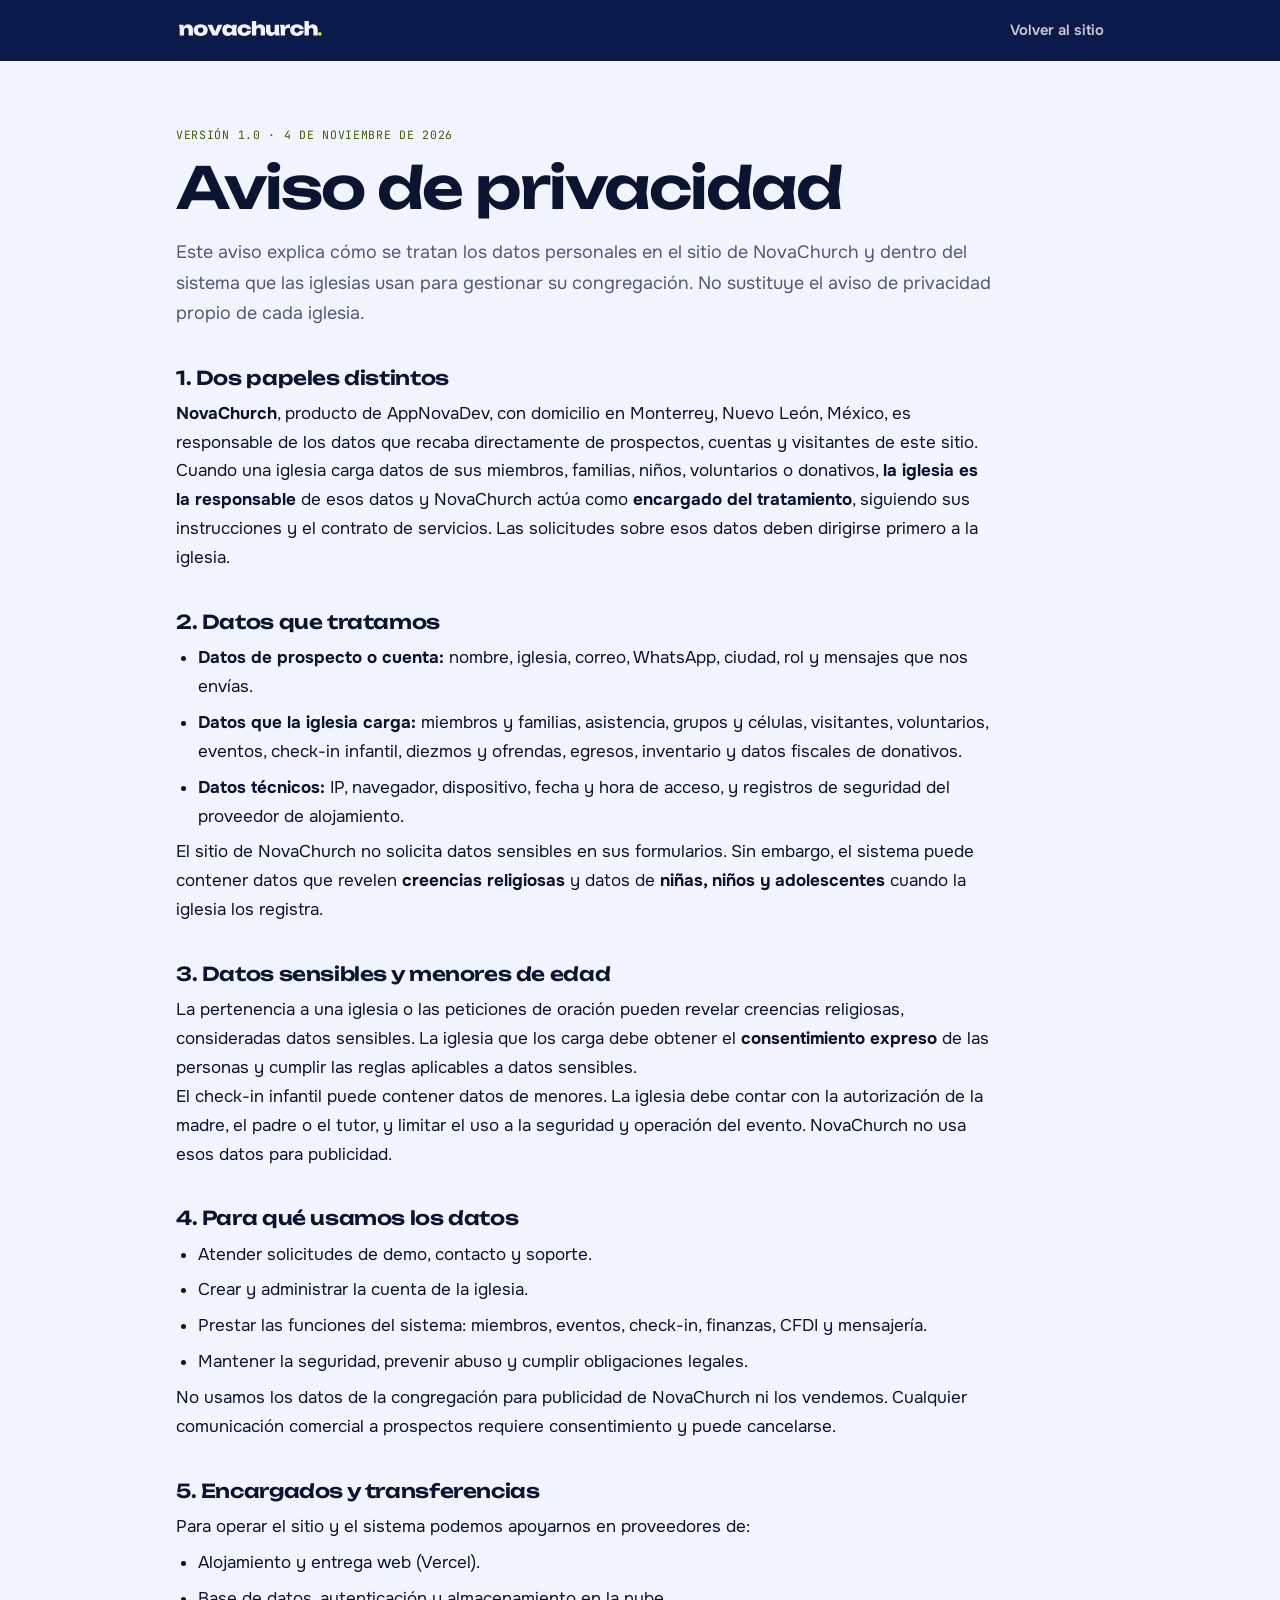
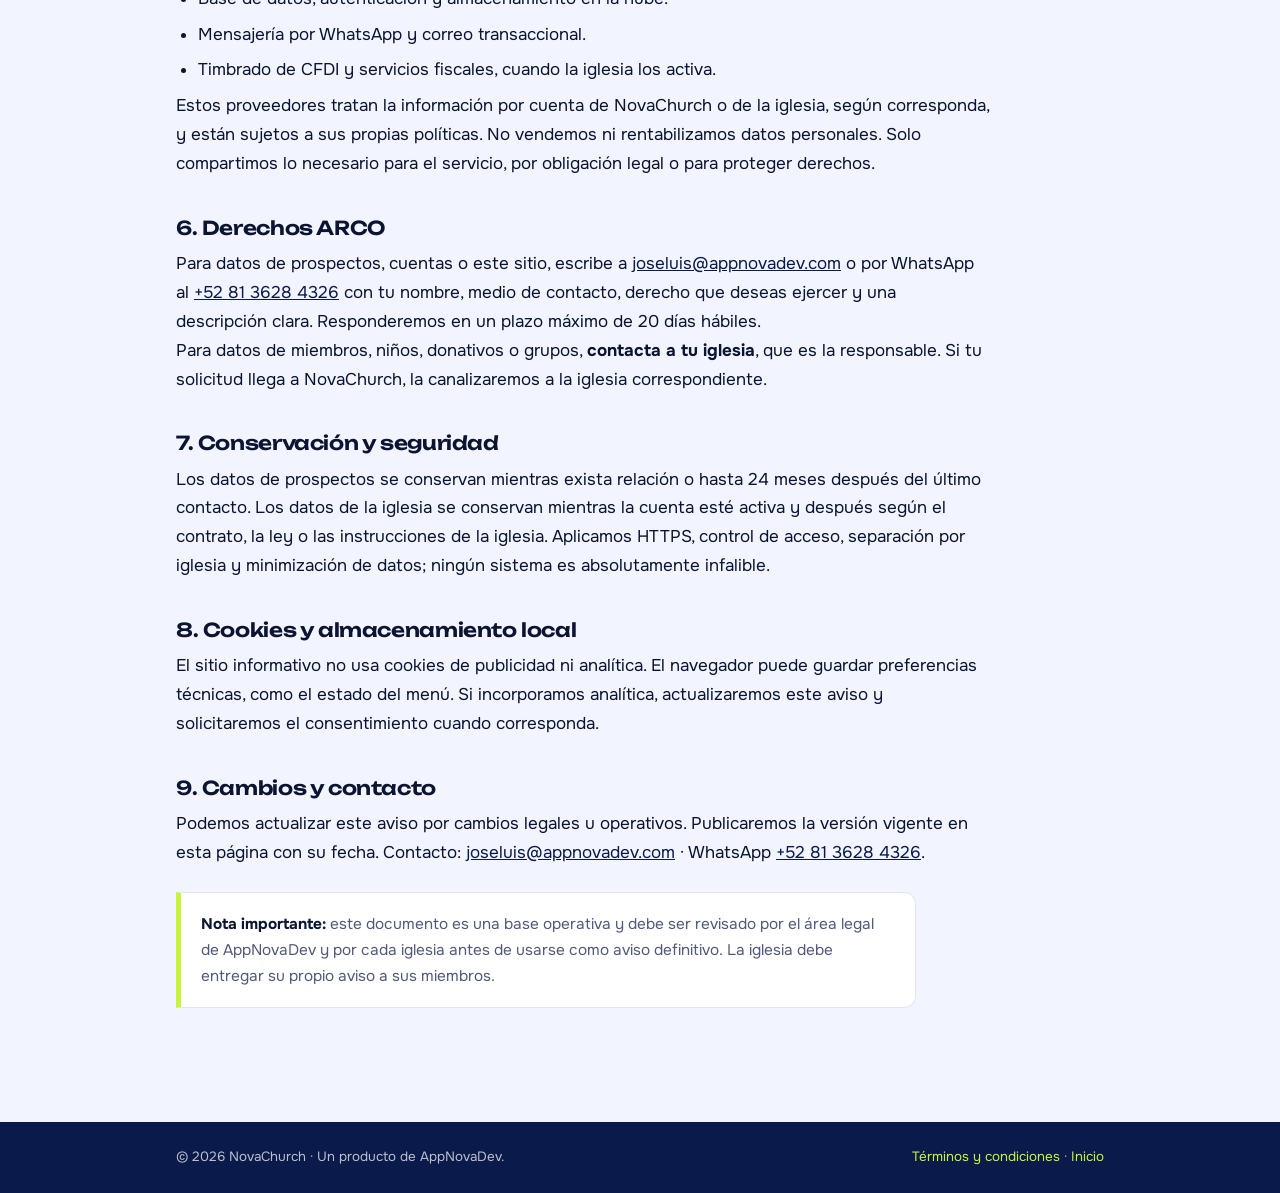
<file: privacidad.html>
<!DOCTYPE html>
<html lang="es-MX">
<head>
<meta charset="UTF-8">
<meta name="viewport" content="width=device-width, initial-scale=1.0">
<title>Aviso de privacidad — NovaChurch</title>
<meta name="description" content="Aviso de privacidad de NovaChurch: datos de prospectos, datos que las iglesias cargan en el sistema, datos sensibles, menores, encargados y derechos ARCO.">
<link rel="canonical" href="https://www.novachurchmx.com/privacidad">
<meta name="theme-color" content="#0A1A4A">
<link rel="icon" href="/brand/novachurch-icono.svg" type="image/svg+xml">
<link rel="preconnect" href="https://fonts.googleapis.com">
<link rel="preconnect" href="https://fonts.gstatic.com" crossorigin>
<link href="https://fonts.googleapis.com/css2?family=Unbounded:wght@500;600;700;800&family=Onest:wght@400;500;600;700&family=JetBrains+Mono:wght@400;500;700&display=swap" rel="stylesheet">
<link rel="stylesheet" href="/legal.css">
</head>
<body>
<a class="salto" href="#contenido">Saltar al contenido</a>
<header class="barra">
  <div class="wrap">
    <a class="marca" href="/" aria-label="NovaChurch, inicio"><img src="/brand/novachurch-logo-blanco.svg" alt="NovaChurch" width="124" height="24"></a>
    <a class="volver" href="/">Volver al sitio</a>
  </div>
</header>

<main id="contenido">
  <p class="meta">Versión 1.0 · 4 de noviembre de 2026</p>
  <h1>Aviso de privacidad</h1>
  <p class="entrada">Este aviso explica cómo se tratan los datos personales en el sitio de NovaChurch y dentro del sistema que las iglesias usan para gestionar su congregación. No sustituye el aviso de privacidad propio de cada iglesia.</p>

  <h2>1. Dos papeles distintos</h2>
  <p><strong>NovaChurch</strong>, producto de AppNovaDev, con domicilio en Monterrey, Nuevo León, México, es responsable de los datos que recaba directamente de prospectos, cuentas y visitantes de este sitio.</p>
  <p>Cuando una iglesia carga datos de sus miembros, familias, niños, voluntarios o donativos, <strong>la iglesia es la responsable</strong> de esos datos y NovaChurch actúa como <strong>encargado del tratamiento</strong>, siguiendo sus instrucciones y el contrato de servicios. Las solicitudes sobre esos datos deben dirigirse primero a la iglesia.</p>

  <h2>2. Datos que tratamos</h2>
  <ul>
    <li><strong>Datos de prospecto o cuenta:</strong> nombre, iglesia, correo, WhatsApp, ciudad, rol y mensajes que nos envías.</li>
    <li><strong>Datos que la iglesia carga:</strong> miembros y familias, asistencia, grupos y células, visitantes, voluntarios, eventos, check-in infantil, diezmos y ofrendas, egresos, inventario y datos fiscales de donativos.</li>
    <li><strong>Datos técnicos:</strong> IP, navegador, dispositivo, fecha y hora de acceso, y registros de seguridad del proveedor de alojamiento.</li>
  </ul>
  <p>El sitio de NovaChurch no solicita datos sensibles en sus formularios. Sin embargo, el sistema puede contener datos que revelen <strong>creencias religiosas</strong> y datos de <strong>niñas, niños y adolescentes</strong> cuando la iglesia los registra.</p>

  <h2>3. Datos sensibles y menores de edad</h2>
  <p>La pertenencia a una iglesia o las peticiones de oración pueden revelar creencias religiosas, consideradas datos sensibles. La iglesia que los carga debe obtener el <strong>consentimiento expreso</strong> de las personas y cumplir las reglas aplicables a datos sensibles.</p>
  <p>El check-in infantil puede contener datos de menores. La iglesia debe contar con la autorización de la madre, el padre o el tutor, y limitar el uso a la seguridad y operación del evento. NovaChurch no usa esos datos para publicidad.</p>

  <h2>4. Para qué usamos los datos</h2>
  <ul>
    <li>Atender solicitudes de demo, contacto y soporte.</li>
    <li>Crear y administrar la cuenta de la iglesia.</li>
    <li>Prestar las funciones del sistema: miembros, eventos, check-in, finanzas, CFDI y mensajería.</li>
    <li>Mantener la seguridad, prevenir abuso y cumplir obligaciones legales.</li>
  </ul>
  <p>No usamos los datos de la congregación para publicidad de NovaChurch ni los vendemos. Cualquier comunicación comercial a prospectos requiere consentimiento y puede cancelarse.</p>

  <h2>5. Encargados y transferencias</h2>
  <p>Para operar el sitio y el sistema podemos apoyarnos en proveedores de:</p>
  <ul>
    <li>Alojamiento y entrega web (Vercel).</li>
    <li>Base de datos, autenticación y almacenamiento en la nube.</li>
    <li>Mensajería por WhatsApp y correo transaccional.</li>
    <li>Timbrado de CFDI y servicios fiscales, cuando la iglesia los activa.</li>
  </ul>
  <p>Estos proveedores tratan la información por cuenta de NovaChurch o de la iglesia, según corresponda, y están sujetos a sus propias políticas. No vendemos ni rentabilizamos datos personales. Solo compartimos lo necesario para el servicio, por obligación legal o para proteger derechos.</p>

  <h2>6. Derechos ARCO</h2>
  <p>Para datos de prospectos, cuentas o este sitio, escribe a <a href="mailto:joseluis@appnovadev.com">joseluis@appnovadev.com</a> o por WhatsApp al <a href="https://wa.me/528136284326">+52 81 3628 4326</a> con tu nombre, medio de contacto, derecho que deseas ejercer y una descripción clara. Responderemos en un plazo máximo de 20 días hábiles.</p>
  <p>Para datos de miembros, niños, donativos o grupos, <strong>contacta a tu iglesia</strong>, que es la responsable. Si tu solicitud llega a NovaChurch, la canalizaremos a la iglesia correspondiente.</p>

  <h2>7. Conservación y seguridad</h2>
  <p>Los datos de prospectos se conservan mientras exista relación o hasta 24 meses después del último contacto. Los datos de la iglesia se conservan mientras la cuenta esté activa y después según el contrato, la ley o las instrucciones de la iglesia. Aplicamos HTTPS, control de acceso, separación por iglesia y minimización de datos; ningún sistema es absolutamente infalible.</p>

  <h2>8. Cookies y almacenamiento local</h2>
  <p>El sitio informativo no usa cookies de publicidad ni analítica. El navegador puede guardar preferencias técnicas, como el estado del menú. Si incorporamos analítica, actualizaremos este aviso y solicitaremos el consentimiento cuando corresponda.</p>

  <h2>9. Cambios y contacto</h2>
  <p>Podemos actualizar este aviso por cambios legales u operativos. Publicaremos la versión vigente en esta página con su fecha. Contacto: <a href="mailto:joseluis@appnovadev.com">joseluis@appnovadev.com</a> · WhatsApp <a href="https://wa.me/528136284326">+52 81 3628 4326</a>.</p>
  <p class="aviso"><strong>Nota importante:</strong> este documento es una base operativa y debe ser revisado por el área legal de AppNovaDev y por cada iglesia antes de usarse como aviso definitivo. La iglesia debe entregar su propio aviso a sus miembros.</p>
</main>

<footer class="pie">
  <div class="wrap">
    <span>© 2026 NovaChurch · Un producto de AppNovaDev.</span>
    <span><a href="/terminos">Términos y condiciones</a> · <a href="/">Inicio</a></span>
  </div>
</footer>
</body>
</html>
</file>
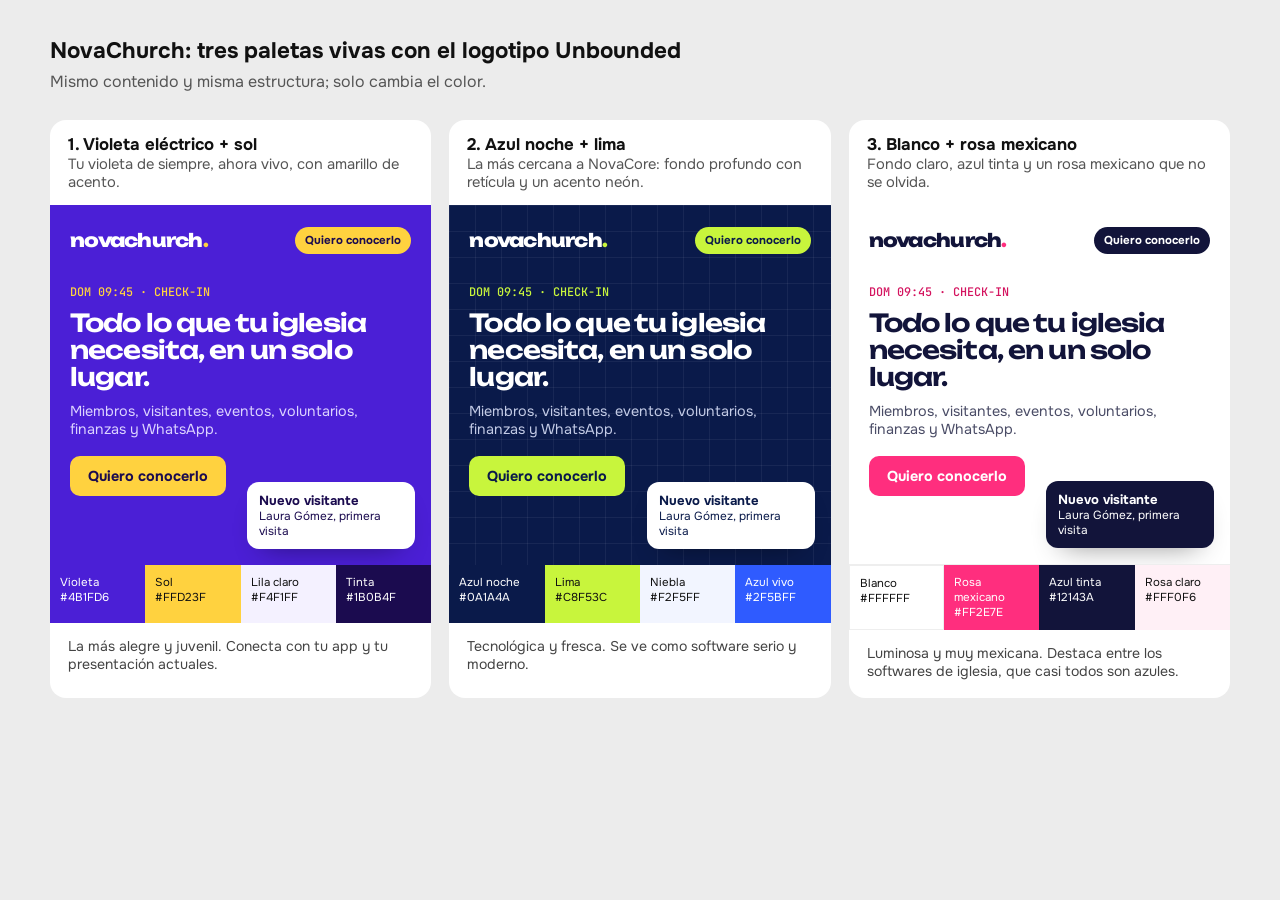
<file: propuestas.html>
<!DOCTYPE html>
<html lang="es">
<head>
<meta charset="UTF-8">
<meta name="viewport" content="width=device-width, initial-scale=1.0">
<title>NovaChurch — Paletas vivas</title>
<link rel="preconnect" href="https://fonts.googleapis.com">
<link rel="preconnect" href="https://fonts.gstatic.com" crossorigin>
<link href="https://fonts.googleapis.com/css2?family=Unbounded:wght@600;800&family=Onest:wght@400;500;700&family=JetBrains+Mono:wght@500&display=swap" rel="stylesheet">
<style>
  * { box-sizing: border-box; margin: 0; padding: 0; }
  body { font-family: 'Onest', sans-serif; background: #ECECEC; color: #111; padding: 36px 16px 72px; }
  .w { max-width: 1180px; margin: 0 auto; }
  h1 { font-size: 1.4rem; }
  .intro { color: #555; margin-top: 6px; }
  .grid { display: grid; grid-template-columns: repeat(3, 1fr); gap: 18px; margin-top: 28px; }
  .op { border-radius: 16px; overflow: hidden; background: #fff; }
  .op > header { padding: 14px 18px; font-size: .92rem; color: #555; }
  .op > header b { display: block; color: #111; font-size: 1.05rem; }
  .hero { padding: 22px 20px 26px; min-height: 360px; position: relative; overflow: hidden; }
  .nav { display: flex; justify-content: space-between; align-items: center; }
  .wm { font-family: 'Unbounded', sans-serif; font-weight: 800; letter-spacing: -.04em; font-size: 1.15rem; }
  .pill { font-size: .72rem; font-weight: 700; padding: 6px 10px; border-radius: 999px; }
  .k { margin-top: 30px; font: 500 .74rem 'JetBrains Mono', monospace; }
  .hero h2 { font-family: 'Unbounded', sans-serif; font-weight: 600; letter-spacing: -.035em; font-size: 1.55rem; line-height: 1.08; margin-top: 10px; }
  .hero p { margin-top: 12px; font-size: .9rem; }
  .btn { display: inline-block; margin-top: 18px; font-weight: 700; padding: 11px 18px; border-radius: 10px; font-size: .9rem; }
  .card { position: absolute; right: 16px; bottom: 16px; width: 168px; border-radius: 12px; padding: 10px 12px; font-size: .74rem; box-shadow: 0 14px 28px -16px rgba(0,0,0,.45); }
  .card b { display: block; font-size: .82rem; }
  .paleta { display: grid; grid-template-columns: repeat(4, 1fr); }
  .paleta div { padding: 10px; font-size: .72rem; min-height: 58px; }
  .porque { padding: 14px 18px 18px; font-size: .88rem; color: #444; }

  /* 1 — Violeta eléctrico + sol */
  .v .hero { background: #4B1FD6; color: #fff; }
  .v .wm i { font-style: normal; color: #FFD23F; }
  .v .pill { background: #FFD23F; color: #1B0B4F; }
  .v .k { color: #FFD23F; }
  .v .hero p { color: #DCD3FF; }
  .v .btn { background: #FFD23F; color: #1B0B4F; }
  .v .card { background: #fff; color: #1B0B4F; }
  /* 2 — Azul noche + lima */
  .l .hero { background: #0A1A4A; color: #fff; background-image: linear-gradient(rgba(255,255,255,.06) 1px, transparent 1px), linear-gradient(90deg, rgba(255,255,255,.06) 1px, transparent 1px); background-size: 26px 26px; }
  .l .wm i { font-style: normal; color: #C8F53C; }
  .l .pill { background: #C8F53C; color: #0A1A4A; }
  .l .k { color: #C8F53C; }
  .l .hero p { color: #C3CBE6; }
  .l .btn { background: #C8F53C; color: #0A1A4A; }
  .l .card { background: #fff; color: #0A1A4A; }
  /* 3 — Blanco + rosa mexicano + azul tinta */
  .r .hero { background: #FFFFFF; color: #12143A; border-bottom: 1px solid #eee; }
  .r .wm i { font-style: normal; color: #FF2E7E; }
  .r .pill { background: #12143A; color: #fff; }
  .r .k { color: #D4145F; }
  .r .hero p { color: #4A4C66; }
  .r .btn { background: #FF2E7E; color: #fff; }
  .r .card { background: #12143A; color: #fff; }
  @media (max-width: 980px) { .grid { grid-template-columns: 1fr; max-width: 480px; } }
</style>
</head>
<body>
<div class="w">
  <h1>NovaChurch: tres paletas vivas con el logotipo Unbounded</h1>
  <p class="intro">Mismo contenido y misma estructura; solo cambia el color.</p>
</div>
<div class="w grid">
  <section class="op v">
    <header><b>1. Violeta eléctrico + sol</b>Tu violeta de siempre, ahora vivo, con amarillo de acento.</header>
    <div class="hero">
      <div class="nav"><span class="wm">novachurch<i>.</i></span><span class="pill">Quiero conocerlo</span></div>
      <div class="k">DOM 09:45 · CHECK-IN</div>
      <h2>Todo lo que tu iglesia necesita, en un solo lugar.</h2>
      <p>Miembros, visitantes, eventos, voluntarios, finanzas y WhatsApp.</p>
      <span class="btn">Quiero conocerlo</span>
      <div class="card"><b>Nuevo visitante</b>Laura Gómez, primera visita</div>
    </div>
    <div class="paleta"><div style="background:#4B1FD6;color:#fff">Violeta<br>#4B1FD6</div><div style="background:#FFD23F">Sol<br>#FFD23F</div><div style="background:#F4F1FF">Lila claro<br>#F4F1FF</div><div style="background:#1B0B4F;color:#fff">Tinta<br>#1B0B4F</div></div>
    <p class="porque">La más alegre y juvenil. Conecta con tu app y tu presentación actuales.</p>
  </section>

  <section class="op l">
    <header><b>2. Azul noche + lima</b>La más cercana a NovaCore: fondo profundo con retícula y un acento neón.</header>
    <div class="hero">
      <div class="nav"><span class="wm">novachurch<i>.</i></span><span class="pill">Quiero conocerlo</span></div>
      <div class="k">DOM 09:45 · CHECK-IN</div>
      <h2>Todo lo que tu iglesia necesita, en un solo lugar.</h2>
      <p>Miembros, visitantes, eventos, voluntarios, finanzas y WhatsApp.</p>
      <span class="btn">Quiero conocerlo</span>
      <div class="card"><b>Nuevo visitante</b>Laura Gómez, primera visita</div>
    </div>
    <div class="paleta"><div style="background:#0A1A4A;color:#fff">Azul noche<br>#0A1A4A</div><div style="background:#C8F53C">Lima<br>#C8F53C</div><div style="background:#F2F5FF">Niebla<br>#F2F5FF</div><div style="background:#2F5BFF;color:#fff">Azul vivo<br>#2F5BFF</div></div>
    <p class="porque">Tecnológica y fresca. Se ve como software serio y moderno.</p>
  </section>

  <section class="op r">
    <header><b>3. Blanco + rosa mexicano</b>Fondo claro, azul tinta y un rosa mexicano que no se olvida.</header>
    <div class="hero">
      <div class="nav"><span class="wm">novachurch<i>.</i></span><span class="pill">Quiero conocerlo</span></div>
      <div class="k">DOM 09:45 · CHECK-IN</div>
      <h2>Todo lo que tu iglesia necesita, en un solo lugar.</h2>
      <p>Miembros, visitantes, eventos, voluntarios, finanzas y WhatsApp.</p>
      <span class="btn">Quiero conocerlo</span>
      <div class="card"><b>Nuevo visitante</b>Laura Gómez, primera visita</div>
    </div>
    <div class="paleta"><div style="background:#fff;border:1px solid #eee">Blanco<br>#FFFFFF</div><div style="background:#FF2E7E;color:#fff">Rosa mexicano<br>#FF2E7E</div><div style="background:#12143A;color:#fff">Azul tinta<br>#12143A</div><div style="background:#FFF0F6">Rosa claro<br>#FFF0F6</div></div>
    <p class="porque">Luminosa y muy mexicana. Destaca entre los softwares de iglesia, que casi todos son azules.</p>
  </section>
</div>
</body>
</html>
</file>
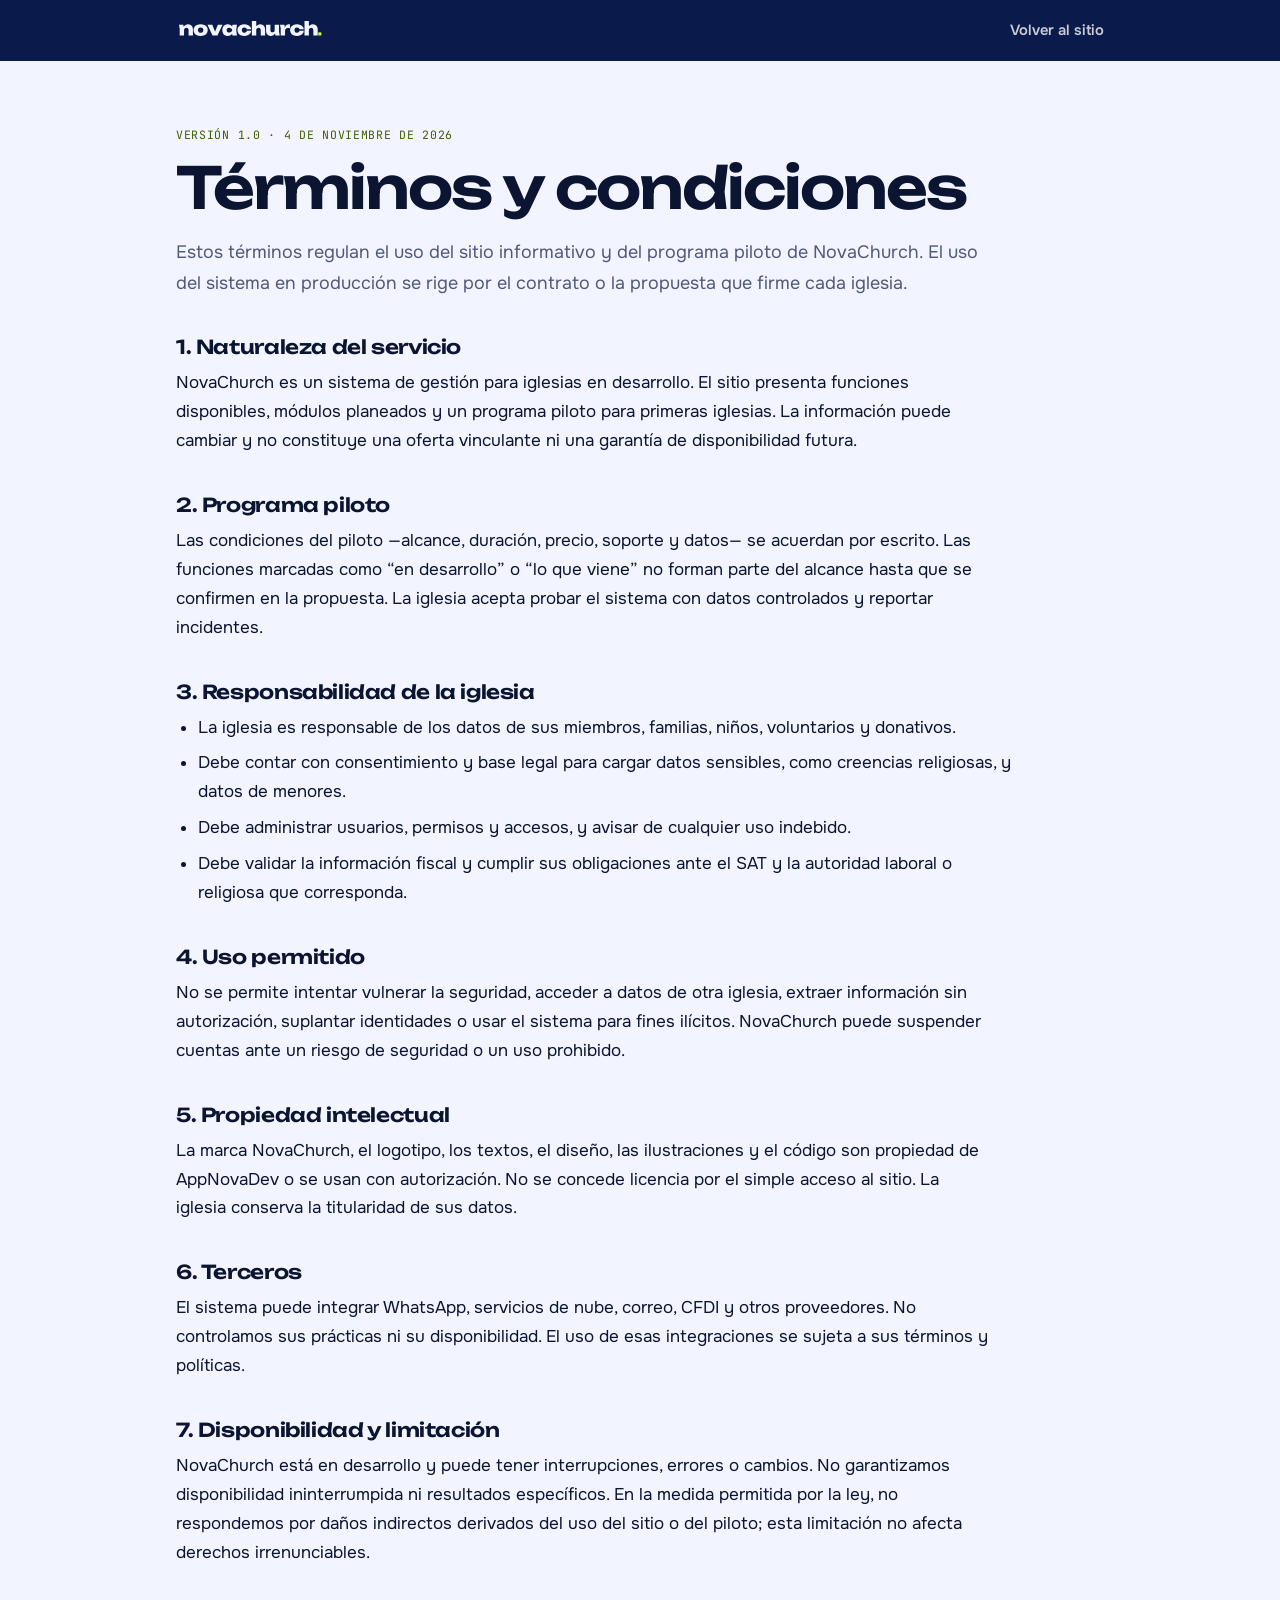
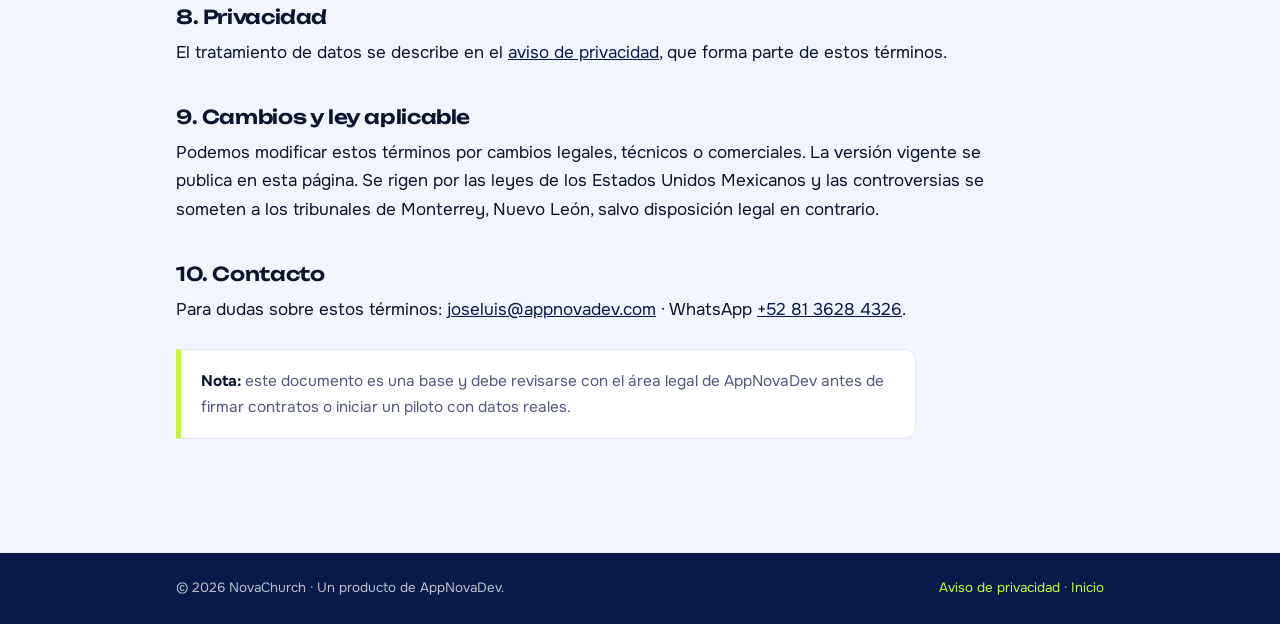
<file: terminos.html>
<!DOCTYPE html>
<html lang="es-MX">
<head>
<meta charset="UTF-8">
<meta name="viewport" content="width=device-width, initial-scale=1.0">
<title>Términos y condiciones — NovaChurch</title>
<meta name="description" content="Términos de uso del sitio y del programa piloto de NovaChurch: alcance, responsabilidades de la iglesia, datos, disponibilidad y contacto.">
<link rel="canonical" href="https://www.novachurchmx.com/terminos">
<meta name="theme-color" content="#0A1A4A">
<link rel="icon" href="/brand/novachurch-icono.svg" type="image/svg+xml">
<link rel="preconnect" href="https://fonts.googleapis.com">
<link rel="preconnect" href="https://fonts.gstatic.com" crossorigin>
<link href="https://fonts.googleapis.com/css2?family=Unbounded:wght@500;600;700;800&family=Onest:wght@400;500;600;700&family=JetBrains+Mono:wght@400;500;700&display=swap" rel="stylesheet">
<link rel="stylesheet" href="/legal.css">
</head>
<body>
<a class="salto" href="#contenido">Saltar al contenido</a>
<header class="barra">
  <div class="wrap">
    <a class="marca" href="/" aria-label="NovaChurch, inicio"><img src="/brand/novachurch-logo-blanco.svg" alt="NovaChurch" width="124" height="24"></a>
    <a class="volver" href="/">Volver al sitio</a>
  </div>
</header>

<main id="contenido">
  <p class="meta">Versión 1.0 · 4 de noviembre de 2026</p>
  <h1>Términos y condiciones</h1>
  <p class="entrada">Estos términos regulan el uso del sitio informativo y del programa piloto de NovaChurch. El uso del sistema en producción se rige por el contrato o la propuesta que firme cada iglesia.</p>

  <h2>1. Naturaleza del servicio</h2>
  <p>NovaChurch es un sistema de gestión para iglesias en desarrollo. El sitio presenta funciones disponibles, módulos planeados y un programa piloto para primeras iglesias. La información puede cambiar y no constituye una oferta vinculante ni una garantía de disponibilidad futura.</p>

  <h2>2. Programa piloto</h2>
  <p>Las condiciones del piloto —alcance, duración, precio, soporte y datos— se acuerdan por escrito. Las funciones marcadas como “en desarrollo” o “lo que viene” no forman parte del alcance hasta que se confirmen en la propuesta. La iglesia acepta probar el sistema con datos controlados y reportar incidentes.</p>

  <h2>3. Responsabilidad de la iglesia</h2>
  <ul>
    <li>La iglesia es responsable de los datos de sus miembros, familias, niños, voluntarios y donativos.</li>
    <li>Debe contar con consentimiento y base legal para cargar datos sensibles, como creencias religiosas, y datos de menores.</li>
    <li>Debe administrar usuarios, permisos y accesos, y avisar de cualquier uso indebido.</li>
    <li>Debe validar la información fiscal y cumplir sus obligaciones ante el SAT y la autoridad laboral o religiosa que corresponda.</li>
  </ul>

  <h2>4. Uso permitido</h2>
  <p>No se permite intentar vulnerar la seguridad, acceder a datos de otra iglesia, extraer información sin autorización, suplantar identidades o usar el sistema para fines ilícitos. NovaChurch puede suspender cuentas ante un riesgo de seguridad o un uso prohibido.</p>

  <h2>5. Propiedad intelectual</h2>
  <p>La marca NovaChurch, el logotipo, los textos, el diseño, las ilustraciones y el código son propiedad de AppNovaDev o se usan con autorización. No se concede licencia por el simple acceso al sitio. La iglesia conserva la titularidad de sus datos.</p>

  <h2>6. Terceros</h2>
  <p>El sistema puede integrar WhatsApp, servicios de nube, correo, CFDI y otros proveedores. No controlamos sus prácticas ni su disponibilidad. El uso de esas integraciones se sujeta a sus términos y políticas.</p>

  <h2>7. Disponibilidad y limitación</h2>
  <p>NovaChurch está en desarrollo y puede tener interrupciones, errores o cambios. No garantizamos disponibilidad ininterrumpida ni resultados específicos. En la medida permitida por la ley, no respondemos por daños indirectos derivados del uso del sitio o del piloto; esta limitación no afecta derechos irrenunciables.</p>

  <h2>8. Privacidad</h2>
  <p>El tratamiento de datos se describe en el <a href="/privacidad">aviso de privacidad</a>, que forma parte de estos términos.</p>

  <h2>9. Cambios y ley aplicable</h2>
  <p>Podemos modificar estos términos por cambios legales, técnicos o comerciales. La versión vigente se publica en esta página. Se rigen por las leyes de los Estados Unidos Mexicanos y las controversias se someten a los tribunales de Monterrey, Nuevo León, salvo disposición legal en contrario.</p>

  <h2>10. Contacto</h2>
  <p>Para dudas sobre estos términos: <a href="mailto:joseluis@appnovadev.com">joseluis@appnovadev.com</a> · WhatsApp <a href="https://wa.me/528136284326">+52 81 3628 4326</a>.</p>
  <p class="aviso"><strong>Nota:</strong> este documento es una base y debe revisarse con el área legal de AppNovaDev antes de firmar contratos o iniciar un piloto con datos reales.</p>
</main>

<footer class="pie">
  <div class="wrap">
    <span>© 2026 NovaChurch · Un producto de AppNovaDev.</span>
    <span><a href="/privacidad">Aviso de privacidad</a> · <a href="/">Inicio</a></span>
  </div>
</footer>
</body>
</html>
</file>
<file: editorial.css>
:root {
  --papel: #F7F3EA;
  --papel-2: #EFE5D5;
  --crema: #FFFDF8;
  --tinta: #202A24;
  --tinta-2: #5E665E;
  --oliva: #2E3B31;
  --oliva-2: #4E5D4D;
  --arcilla: #B45C43;
  --arcilla-dk: #8E4532;
  --arena: #D9CBB8;
  --linea: #D9CFC0;
  --f-display: "Newsreader", Georgia, serif;
  --f-texto: "DM Sans", system-ui, sans-serif;
  --f-mono: "IBM Plex Mono", ui-monospace, monospace;
  --max: 1200px;
  --gutter: 28px;
}
* { box-sizing: border-box; margin: 0; padding: 0; }
html { scroll-behavior: smooth; scroll-padding-top: 90px; }
body { font-family: var(--f-texto); font-size: 17px; line-height: 1.7; color: var(--tinta); background: var(--papel); -webkit-font-smoothing: antialiased; overflow-x: hidden; }
a { color: inherit; }
img, svg { display: block; max-width: 100%; }
.wrap { max-width: var(--max); margin: 0 auto; padding: 0 var(--gutter); }
.svg-defs { position: absolute; width: 0; height: 0; overflow: hidden; }
.skip { position: absolute; left: -999px; top: 0; z-index: 100; background: var(--oliva); color: var(--crema); padding: 12px 18px; font-weight: 600; }
.skip:focus { left: 18px; top: 18px; }
:focus-visible { outline: 3px solid var(--arcilla); outline-offset: 4px; }

h1, h2, h3 { font-family: var(--f-display); font-weight: 400; line-height: .98; letter-spacing: -.035em; }
h1 em, h2 em { font-style: italic; color: var(--arcilla); }
p { max-width: 64ch; }
.label { font: 500 .68rem/1.3 var(--f-mono); letter-spacing: .13em; text-transform: uppercase; color: var(--arcilla-dk); margin-bottom: 1.25rem; }
.label-claro { color: var(--arena); }
.micro { font: 400 .72rem/1.6 var(--f-mono); color: var(--tinta-2); }
.claro { color: rgba(255,253,248,.7); }
.intro { color: var(--tinta-2); max-width: 54ch; margin-top: 1rem; }

/* ═══ Botones ═══ */
.btn { display: inline-flex; align-items: center; justify-content: center; gap: 10px; font: 600 .92rem/1 var(--f-texto); padding: 14px 21px; border: 1.5px solid transparent; border-radius: 2px; text-decoration: none; cursor: pointer; transition: background-color .18s, color .18s, border-color .18s, transform .18s; }
.btn svg { width: 18px; height: 18px; }
.btn:hover { transform: translateY(-2px); }
.btn-arcilla { background: var(--arcilla); color: var(--crema); }
.btn-arcilla:hover { background: var(--arcilla-dk); }
.btn-crema { background: var(--crema); color: var(--arcilla-dk); }
.btn-crema:hover { background: var(--arena); }
.btn-linea { border-color: var(--oliva); color: var(--oliva); background: transparent; }
.btn-linea:hover { background: var(--oliva); color: var(--crema); }
.btn-sm { padding: 10px 15px; font-size: .82rem; }
.text-link { font-size: .92rem; font-weight: 600; text-decoration: underline; text-underline-offset: 6px; text-decoration-thickness: 1.3px; }
.text-link:hover { color: var(--arcilla-dk); }
.text-link.claro { color: var(--crema); }
.text-link.claro:hover { color: var(--crema); }

/* ═══ Header ═══ */
.header { position: sticky; top: 0; z-index: 50; background: rgba(247,243,234,.94); backdrop-filter: blur(9px); border-bottom: 1px solid var(--linea); }
.header-inner { height: 78px; display: flex; align-items: center; gap: 34px; }
.logo { display: inline-flex; align-items: baseline; text-decoration: none; white-space: nowrap; }
.logo-arco { width: 25px; height: 25px; color: var(--arcilla); align-self: center; margin-right: 8px; }
.logo-nova, .logo-church { font-family: var(--f-display); font-size: 1.55rem; letter-spacing: -.045em; line-height: 1; }
.logo-nova { font-weight: 500; color: var(--tinta); }
.logo-church { font-weight: 400; color: var(--arcilla-dk); }
.nav { display: flex; align-items: center; gap: 28px; margin-left: auto; }
.nav a { font-size: .9rem; color: var(--tinta-2); text-decoration: none; }
.nav a:hover { color: var(--arcilla-dk); text-decoration: underline; text-underline-offset: 5px; }
.header-actions { display: flex; align-items: center; }
.menu { display: none; margin-left: auto; font: 600 .84rem var(--f-texto); color: var(--oliva); background: transparent; border: 1.5px solid var(--oliva); border-radius: 2px; padding: 9px 13px; cursor: pointer; }

/* ═══ Hero ═══ */
.hero { padding: clamp(3.5rem, 6.5vw, 6rem) 0 4.8rem; position: relative; overflow: hidden; }
.hero-grid { display: grid; grid-template-columns: 1.03fr .97fr; gap: clamp(2rem, 5vw, 5rem); align-items: center; }
.eyebrow { display: inline-flex; align-items: center; gap: 8px; font: 500 .68rem/1.3 var(--f-mono); letter-spacing: .12em; text-transform: uppercase; color: var(--oliva-2); margin-bottom: 1.4rem; }
.eyebrow svg { width: 14px; height: 14px; color: var(--arcilla); }
.hero h1 { font-size: clamp(3.8rem, 7.6vw, 7rem); line-height: .9; letter-spacing: -.055em; margin-bottom: 1.5rem; }
.hero h1 em { display: inline-block; color: var(--arcilla); }
.lead { font-size: 1.18rem; color: var(--tinta-2); max-width: 46ch; margin-bottom: 2rem; }
.acciones { display: flex; align-items: center; gap: 24px; flex-wrap: wrap; margin-bottom: 1.6rem; }
.hero .micro { max-width: 48ch; }
.hero-art { position: relative; min-height: 540px; display: flex; align-items: center; justify-content: center; }
.arco-fondo { position: absolute; width: 370px; height: 500px; border: 1px solid var(--arena); border-radius: 190px 190px 0 0; top: 10px; left: 50%; transform: translateX(-50%); }
.arco-fondo::before { content: ""; position: absolute; inset: 22px; border: 1px solid rgba(180,92,67,.24); border-radius: 180px 180px 0 0; }
.orden { position: relative; z-index: 2; width: min(430px, 100%); background: var(--crema); border: 1px solid var(--linea); padding: 1.3rem 1.45rem 1.1rem; box-shadow: 16px 20px 0 rgba(46,59,49,.06), 0 26px 50px -34px rgba(32,42,36,.4); transform: rotate(-1deg); }
.orden::before { content: ""; position: absolute; left: 0; top: 0; bottom: 0; width: 5px; background: var(--arcilla); opacity: .7; }
.orden-head { display: flex; justify-content: space-between; gap: 1rem; border-bottom: 1.5px solid var(--tinta); padding-bottom: .65rem; font: 500 .58rem var(--f-mono); letter-spacing: .06em; text-transform: uppercase; color: var(--tinta-2); }
.orden-title { font-family: var(--f-display); font-size: 1.8rem; letter-spacing: -.03em; margin: .7rem 0 .6rem; }
.orden-row { display: grid; grid-template-columns: 48px 1.1fr 1fr; align-items: baseline; gap: 8px; padding: .58rem 0; border-bottom: 1px solid rgba(217,207,192,.7); font-size: .76rem; }
.orden-row span { font: 500 .68rem var(--f-mono); color: var(--arcilla-dk); }
.orden-row strong { font-weight: 600; }
.orden-row small { text-align: right; font: 400 .63rem var(--f-mono); color: var(--tinta-2); }
.orden-foot { display: flex; justify-content: space-between; padding-top: .75rem; font: 500 .62rem var(--f-mono); text-transform: uppercase; letter-spacing: .04em; color: var(--oliva-2); }
.visto { color: var(--arcilla); }
.qr-tarjeta { position: absolute; z-index: 3; left: 2px; bottom: 28px; width: 178px; background: var(--crema); border: 1px solid var(--linea); padding: 10px; display: flex; align-items: center; gap: 9px; box-shadow: 0 14px 25px -20px rgba(32,42,36,.45); transform: rotate(1deg); }
.qr { width: 44px; height: 44px; flex: none; display: grid; grid-template-columns: repeat(3,1fr); grid-template-rows: repeat(3,1fr); gap: 2px; padding: 3px; background: var(--tinta); }
.qr i { background: var(--crema); }
.qr i:nth-child(2), .qr i:nth-child(4), .qr i:nth-child(6), .qr i:nth-child(8) { background: var(--tinta); }
.qr-tarjeta span { font: 400 .6rem/1.4 var(--f-mono); color: var(--tinta-2); }
.qr-tarjeta b { display: block; font-family: var(--f-display); font-size: .9rem; color: var(--tinta); }
.nota { position: absolute; z-index: 4; right: -8px; top: 26px; width: 154px; background: #EFE3C8; color: var(--oliva); padding: 12px; font: 400 .6rem/1.5 var(--f-mono); transform: rotate(2.5deg); box-shadow: 0 10px 18px -14px rgba(32,42,36,.4); }
.nota b { display: block; font-family: var(--f-display); font-size: .92rem; font-weight: 500; margin: .2rem 0; }
.nota small { display: block; color: var(--arcilla-dk); }

/* ═══ Franja ═══ */
.franja { border-top: 1px solid var(--linea); border-bottom: 1px solid var(--linea); padding: 1rem 0; }
.franja-inner { display: flex; align-items: baseline; gap: 2rem; flex-wrap: wrap; }
.franja p { font: 500 .66rem var(--f-mono); letter-spacing: .1em; text-transform: uppercase; color: var(--arcilla-dk); white-space: nowrap; }
.franja ul { display: flex; flex-wrap: wrap; gap: .5rem 1.8rem; list-style: none; }
.franja li { font-family: var(--f-display); font-size: 1.15rem; letter-spacing: -.02em; }
.franja li + li::before { content: "·"; color: var(--arcilla); margin-right: 1.5rem; }

/* ═══ Manifiesto ═══ */
.manifiesto { background: var(--oliva); color: var(--crema); padding: clamp(4rem, 7vw, 6.5rem) 0; }
.manifiesto-grid { display: grid; grid-template-columns: .6fr 2.4fr; gap: 2rem; }
.manifiesto .label { color: var(--arena); }
.manifiesto h2 { color: var(--crema); font-size: clamp(2.5rem, 4.7vw, 4.4rem); line-height: .98; max-width: 19ch; }
.manifiesto h2 em { color: var(--arena); }
.manifiesto p:not(.label) { color: rgba(255,253,248,.72); max-width: 54ch; margin-top: 1.6rem; }

/* ═══ Secciones ═══ */
section { scroll-margin-top: 90px; }
.domingo, .modulos, .viene { padding: clamp(4rem, 7vw, 6.5rem) 0; }
.seccion-head { display: grid; grid-template-columns: .55fr 1.45fr; gap: 2rem; align-items: start; margin-bottom: 3.3rem; }
.seccion-head .label { margin: 0; }
.seccion-head h2 { font-size: clamp(2.4rem, 4.5vw, 4rem); line-height: .98; max-width: 17ch; }
.seccion-head .intro { grid-column: 2; }

/* ═══ Domingo ═══ */
.momentos { border-top: 1px solid var(--linea); }
.momento { display: grid; grid-template-columns: 125px minmax(0, 1fr) 300px; gap: 2.2rem; align-items: start; padding: 2.5rem 0; border-bottom: 1px solid var(--linea); }
.tiempo { font-family: var(--f-display); font-size: 2.15rem; line-height: 1; letter-spacing: -.04em; color: var(--arcilla-dk); white-space: nowrap; }
.mini { font: 500 .64rem/1.4 var(--f-mono); letter-spacing: .07em; text-transform: uppercase; color: var(--tinta-2); margin-bottom: .55rem; }
.momento h3 { font-size: clamp(1.55rem, 2.4vw, 2rem); line-height: 1.02; max-width: 22ch; margin-bottom: .65rem; }
.momento-cuerpo > p:not(.mini) { font-size: .94rem; color: var(--tinta-2); max-width: 52ch; }
.etiqueta { display: inline-block; margin-top: 1rem; font: 500 .59rem var(--f-mono); letter-spacing: .05em; text-transform: uppercase; color: var(--oliva-2); border-top: 1px solid var(--linea); padding-top: .55rem; }
.artefacto { background: var(--crema); border: 1px solid var(--linea); padding: 1rem 1.1rem; color: var(--tinta); box-shadow: 0 14px 30px -28px rgba(32,42,36,.45); }
.art-head { font: 500 .58rem/1.4 var(--f-mono); letter-spacing: .06em; text-transform: uppercase; color: var(--tinta-2); border-bottom: 1px solid var(--linea); padding-bottom: .5rem; margin-bottom: .6rem; }
.roster { transform: rotate(-1deg); }
.roster > div { display: grid; grid-template-columns: 1.1fr 1fr 20px; gap: 8px; padding: .38rem 0; border-bottom: 1px solid rgba(217,207,192,.6); font-size: .72rem; }
.roster > div span { color: var(--tinta-2); }
.roster > div b { font-weight: 600; }
.roster > div i { color: var(--arcilla); font-style: normal; }
.codigo { transform: rotate(1deg); text-align: center; }
.codigo strong { display: block; font-family: var(--f-display); font-size: 2.5rem; letter-spacing: .04em; color: var(--arcilla-dk); margin: .35rem 0; }
.codigo small { font: 400 .6rem var(--f-mono); color: var(--tinta-2); }
.pase { padding: 0; overflow: hidden; transform: rotate(-.6deg); }
.pase-top { display: flex; justify-content: space-between; gap: 8px; background: var(--oliva); color: var(--crema); padding: .8rem 1rem; font: 500 .58rem var(--f-mono); }
.pase-body { display: flex; gap: 12px; align-items: center; padding: .9rem 1rem; }
.pase-body .qr { width: 54px; height: 54px; }
.pase-body small { display: block; font: 400 .55rem var(--f-mono); color: var(--tinta-2); text-transform: uppercase; letter-spacing: .05em; }
.pase-body b { display: block; font-family: var(--f-display); font-size: 1.15rem; line-height: 1.1; }
.pase-body em { display: block; font: 400 .56rem var(--f-mono); color: var(--arcilla-dk); font-style: normal; margin-top: 3px; }
.arqueo { transform: rotate(.7deg); }
.arqueo > div { display: flex; justify-content: space-between; gap: 8px; padding: .45rem 0; border-bottom: 1px solid rgba(217,207,192,.6); font-size: .7rem; }
.arqueo > div span { color: var(--tinta-2); }
.arqueo b { font-weight: 600; color: var(--oliva-2); }
.arqueo .pendiente { color: var(--arcilla-dk); }
.arqueo .total { border-top: 1.5px solid var(--tinta); border-bottom: 0; margin-top: .3rem; padding-top: .55rem; }
.arqueo .total b { font-family: var(--f-display); font-size: 1.1rem; color: var(--tinta); }
.seguimiento { transform: rotate(-1deg); }
.seguimiento .linea { display: flex; justify-content: space-between; gap: 8px; padding: .45rem 0; border-bottom: 1px solid rgba(217,207,192,.6); font-size: .7rem; }
.seguimiento .linea span { font: 400 .6rem var(--f-mono); color: var(--tinta-2); }
.seguimiento .linea b { font-weight: 600; }

/* ═══ Módulos ═══ */
.modulos { background: var(--papel-2); }
.columnas { display: grid; grid-template-columns: repeat(3, minmax(0, 1fr)); gap: 3rem; border-top: 1px solid var(--tinta); padding-top: 1.5rem; }
.col-title { font-family: var(--f-display); font-size: 1.7rem; letter-spacing: -.03em; color: var(--oliva); margin-bottom: 1.1rem; }
.columna dl > div { padding: .95rem 0; border-top: 1px solid rgba(180,92,67,.25); }
.columna dt { font-weight: 600; font-size: .93rem; margin-bottom: .25rem; }
.columna dd { font-size: .84rem; line-height: 1.55; color: var(--tinta-2); }

/* ═══ Viene ═══ */
.viene-grid { display: grid; grid-template-columns: .9fr 1.1fr; gap: clamp(2rem, 6vw, 5rem); align-items: start; }
.viene h2 { font-size: clamp(2.5rem, 4.6vw, 4.2rem); line-height: .98; }
.viene .intro { margin-top: 1.2rem; }
.lista-viene { list-style: none; border-top: 1px solid var(--linea); }
.lista-viene li { display: grid; grid-template-columns: 46px 1fr; gap: 1rem; padding: 1.5rem 0; border-bottom: 1px solid var(--linea); }
.lista-viene li > span { font: 500 .65rem var(--f-mono); color: var(--arcilla-dk); padding-top: .2rem; }
.lista-viene h3 { font-size: 1.55rem; line-height: 1; margin-bottom: .35rem; }
.lista-viene p { font-size: .86rem; color: var(--tinta-2); }

/* ═══ Piloto ═══ */
.piloto { background: var(--arcilla-dk); color: var(--crema); padding: clamp(4.5rem, 8vw, 7rem) 0; position: relative; overflow: hidden; text-align: center; }
.piloto-inner { position: relative; z-index: 2; }
.piloto-arco { position: absolute; width: 330px; height: 440px; color: var(--crema); opacity: .08; right: -30px; top: -80px; }
.piloto h2 { font-size: clamp(2.8rem, 6vw, 5.3rem); line-height: .93; margin-bottom: 1.2rem; }
.piloto h2 em { color: var(--arena); }
.piloto p:not(.label):not(.micro) { color: rgba(255,253,248,.8); max-width: 50ch; margin: 0 auto 1.8rem; }
.piloto-acciones { display: flex; justify-content: center; align-items: center; gap: 24px; flex-wrap: wrap; margin-bottom: 1.4rem; }
.piloto .micro { color: rgba(255,253,248,.88); }

/* ═══ Footer ═══ */
.footer { background: var(--tinta); color: rgba(255,253,248,.65); padding: 3.5rem 0 1.8rem; font-size: .9rem; }
.footer-grid { display: grid; grid-template-columns: 1.5fr repeat(3, minmax(0,1fr)); gap: 2.5rem; padding-bottom: 2.8rem; border-bottom: 1px solid rgba(255,253,248,.15); }
.logo-claro .logo-nova { color: var(--crema); }
.logo-claro .logo-church { color: var(--arena); }
.logo-claro .logo-arco { color: var(--arena); }
.footer-brand p { font-size: .86rem; max-width: 30ch; margin-top: 1rem; }
.footer-title { font: 500 .62rem var(--f-mono); letter-spacing: .1em; text-transform: uppercase; color: var(--arena); margin-bottom: .8rem; }
.footer a { display: block; text-decoration: none; margin: .35rem 0; color: rgba(255,253,248,.7); }
.footer .logo { display: inline-flex; align-items: baseline; }
.footer a:hover { color: var(--crema); text-decoration: underline; text-underline-offset: 4px; }
.footer span { display: block; margin: .35rem 0; }
.footer-bottom { display: flex; justify-content: space-between; gap: 1rem; flex-wrap: wrap; padding-top: 1.2rem; font: 400 .64rem var(--f-mono); color: rgba(255,253,248,.6); }

/* ═══ Responsive ═══ */
@media (max-width: 1020px) {
  .hero h1 { font-size: clamp(3.2rem, 6.8vw, 5.3rem); }
  .momentos .momento { grid-template-columns: 105px minmax(0,1fr) 260px; gap: 1.4rem; }
  .columnas { gap: 2rem; }
}
@media (max-width: 900px) {
  .nav { display: none; position: fixed; inset: 78px 0 auto 0; background: var(--papel); border-bottom: 1px solid var(--linea); flex-direction: column; align-items: stretch; gap: 0; padding: .5rem var(--gutter) 1.2rem; }
  .nav.open { display: flex; }
  .nav a { padding: .9rem 0; border-bottom: 1px solid var(--linea); font-size: 1.05rem; }
  .menu { display: block; }
  .header-actions { margin-left: 0; }
  .hero-grid, .manifiesto-grid, .viene-grid { grid-template-columns: 1fr; }
  .hero-art { min-height: 480px; margin-top: 1.5rem; }
  .manifiesto-grid { gap: 1.2rem; }
  .seccion-head { grid-template-columns: 1fr; gap: 1rem; }
  .seccion-head .intro { grid-column: auto; margin-top: 0; }
  .momentos .momento { grid-template-columns: 92px minmax(0,1fr); gap: 1rem; }
  .momento .artefacto { grid-column: 2; width: min(100%, 340px); margin-top: .3rem; }
  .columnas { grid-template-columns: 1fr; gap: 1.5rem; }
  .footer-grid { grid-template-columns: 1fr 1fr; }
}
@media (max-width: 600px) {
  :root { --gutter: 20px; }
  body { font-size: 16px; }
  .header-inner { height: 70px; gap: 12px; }
  .logo-nova, .logo-church { font-size: 1.35rem; }
  .nav { top: 70px; }
  .header-actions .btn { padding: 9px 11px; font-size: .72rem; }
  .header-actions { display: none; }
  .hero { padding: 2.8rem 0 3.2rem; }
  .hero h1 { font-size: clamp(3rem, 14vw, 3.8rem); }
  .lead { font-size: 1.04rem; }
  .acciones { flex-direction: column; align-items: flex-start; gap: 1rem; }
  .hero-art { min-height: 440px; }
  .arco-fondo { width: 280px; height: 390px; }
  .orden { width: 100%; padding: 1rem; transform: rotate(-.5deg); }
  .orden-title { font-size: 1.5rem; }
  .orden-row { grid-template-columns: 42px 1fr 1fr; font-size: .68rem; }
  .orden-row small { font-size: .56rem; }
  .qr-tarjeta { width: 150px; left: 0; bottom: 4px; }
  .nota { display: none; }
  .domingo, .modulos, .viene { padding: 3.5rem 0; }
  .manifiesto h2, .seccion-head h2, .viene h2 { font-size: 2.35rem; }
  .momentos .momento { grid-template-columns: 1fr; gap: .7rem; padding: 1.8rem 0; }
  .momento .artefacto { grid-column: auto; width: 100%; margin: 0; }
  .tiempo { font-size: 1.8rem; }
  .piloto h2 { font-size: 2.8rem; }
  .piloto-arco { width: 260px; height: 360px; right: 0; top: -50px; }
  .footer-grid { grid-template-columns: 1fr; gap: 1.8rem; }
  .footer-bottom { flex-direction: column; gap: .4rem; }
}
@media (prefers-reduced-motion: reduce) {
  html { scroll-behavior: auto; }
  .btn { transition: none; }
  .btn:hover { transform: none; }
}

/* Formulario del programa piloto */
.piloto-form { display: grid; grid-template-columns: repeat(3, minmax(0, 1fr)) auto; gap: 12px; align-items: end; max-width: 60rem; margin: 0 auto 1rem; text-align: left; }
.piloto-form label { display: flex; flex-direction: column; gap: 6px; font-size: .85rem; color: rgba(255,253,248,.85); min-width: 0; }
.piloto-form input { height: 50px; border-radius: 10px; border: 1px solid rgba(255,253,248,.35); background: rgba(255,253,248,.08); color: var(--crema); padding: 0 14px; font: inherit; width: 100%; }
.piloto-form input::placeholder { color: rgba(255,253,248,.5); }
.piloto-form input:focus-visible { outline: 3px solid var(--arena); outline-offset: 2px; }
.piloto-form .btn { height: 50px; justify-content: center; }
@media (max-width: 760px) { .piloto-form { grid-template-columns: 1fr; } }
</file>
<file: nueva/styles.css>
:root {
  --papel: #F7F3EA;
  --papel-2: #EFE5D5;
  --crema: #FFFDF8;
  --tinta: #202A24;
  --tinta-2: #5E665E;
  --oliva: #2E3B31;
  --oliva-2: #4E5D4D;
  --arcilla: #B45C43;
  --arcilla-dk: #8E4532;
  --arena: #D9CBB8;
  --linea: #D9CFC0;
  --f-display: "Newsreader", Georgia, serif;
  --f-texto: "DM Sans", system-ui, sans-serif;
  --f-mono: "IBM Plex Mono", ui-monospace, monospace;
  --max: 1200px;
  --gutter: 28px;
}
* { box-sizing: border-box; margin: 0; padding: 0; }
html { scroll-behavior: smooth; scroll-padding-top: 90px; }
body { font-family: var(--f-texto); font-size: 17px; line-height: 1.7; color: var(--tinta); background: var(--papel); -webkit-font-smoothing: antialiased; overflow-x: hidden; }
a { color: inherit; }
img, svg { display: block; max-width: 100%; }
.wrap { max-width: var(--max); margin: 0 auto; padding: 0 var(--gutter); }
.svg-defs { position: absolute; width: 0; height: 0; overflow: hidden; }
.skip { position: absolute; left: -999px; top: 0; z-index: 100; background: var(--oliva); color: var(--crema); padding: 12px 18px; font-weight: 600; }
.skip:focus { left: 18px; top: 18px; }
:focus-visible { outline: 3px solid var(--arcilla); outline-offset: 4px; }

h1, h2, h3 { font-family: var(--f-display); font-weight: 400; line-height: .98; letter-spacing: -.035em; }
h1 em, h2 em { font-style: italic; color: var(--arcilla); }
p { max-width: 64ch; }
.label { font: 500 .68rem/1.3 var(--f-mono); letter-spacing: .13em; text-transform: uppercase; color: var(--arcilla-dk); margin-bottom: 1.25rem; }
.label-claro { color: var(--arena); }
.micro { font: 400 .72rem/1.6 var(--f-mono); color: var(--tinta-2); }
.claro { color: rgba(255,253,248,.7); }
.intro { color: var(--tinta-2); max-width: 54ch; margin-top: 1rem; }

/* ═══ Botones ═══ */
.btn { display: inline-flex; align-items: center; justify-content: center; gap: 10px; font: 600 .92rem/1 var(--f-texto); padding: 14px 21px; border: 1.5px solid transparent; border-radius: 2px; text-decoration: none; cursor: pointer; transition: background-color .18s, color .18s, border-color .18s, transform .18s; }
.btn svg { width: 18px; height: 18px; }
.btn:hover { transform: translateY(-2px); }
.btn-arcilla { background: var(--arcilla); color: var(--crema); }
.btn-arcilla:hover { background: var(--arcilla-dk); }
.btn-crema { background: var(--crema); color: var(--arcilla-dk); }
.btn-crema:hover { background: var(--arena); }
.btn-linea { border-color: var(--oliva); color: var(--oliva); background: transparent; }
.btn-linea:hover { background: var(--oliva); color: var(--crema); }
.btn-sm { padding: 10px 15px; font-size: .82rem; }
.text-link { font-size: .92rem; font-weight: 600; text-decoration: underline; text-underline-offset: 6px; text-decoration-thickness: 1.3px; }
.text-link:hover { color: var(--arcilla-dk); }
.text-link.claro { color: var(--crema); }
.text-link.claro:hover { color: var(--crema); }

/* ═══ Header ═══ */
.header { position: sticky; top: 0; z-index: 50; background: rgba(247,243,234,.94); backdrop-filter: blur(9px); border-bottom: 1px solid var(--linea); }
.header-inner { height: 78px; display: flex; align-items: center; gap: 34px; }
.logo { display: inline-flex; align-items: baseline; text-decoration: none; white-space: nowrap; }
.logo-arco { width: 25px; height: 25px; color: var(--arcilla); align-self: center; margin-right: 8px; }
.logo-nova, .logo-church { font-family: var(--f-display); font-size: 1.55rem; letter-spacing: -.045em; line-height: 1; }
.logo-nova { font-weight: 500; color: var(--tinta); }
.logo-church { font-weight: 400; color: var(--arcilla-dk); }
.nav { display: flex; align-items: center; gap: 28px; margin-left: auto; }
.nav a { font-size: .9rem; color: var(--tinta-2); text-decoration: none; }
.nav a:hover { color: var(--arcilla-dk); text-decoration: underline; text-underline-offset: 5px; }
.header-actions { display: flex; align-items: center; }
.menu { display: none; margin-left: auto; font: 600 .84rem var(--f-texto); color: var(--oliva); background: transparent; border: 1.5px solid var(--oliva); border-radius: 2px; padding: 9px 13px; cursor: pointer; }

/* ═══ Hero ═══ */
.hero { padding: clamp(3.5rem, 6.5vw, 6rem) 0 4.8rem; position: relative; overflow: hidden; }
.hero-grid { display: grid; grid-template-columns: 1.03fr .97fr; gap: clamp(2rem, 5vw, 5rem); align-items: center; }
.eyebrow { display: inline-flex; align-items: center; gap: 8px; font: 500 .68rem/1.3 var(--f-mono); letter-spacing: .12em; text-transform: uppercase; color: var(--oliva-2); margin-bottom: 1.4rem; }
.eyebrow svg { width: 14px; height: 14px; color: var(--arcilla); }
.hero h1 { font-size: clamp(3.8rem, 7.6vw, 7rem); line-height: .9; letter-spacing: -.055em; margin-bottom: 1.5rem; }
.hero h1 em { display: inline-block; color: var(--arcilla); }
.lead { font-size: 1.18rem; color: var(--tinta-2); max-width: 46ch; margin-bottom: 2rem; }
.acciones { display: flex; align-items: center; gap: 24px; flex-wrap: wrap; margin-bottom: 1.6rem; }
.hero .micro { max-width: 48ch; }
.hero-art { position: relative; min-height: 540px; display: flex; align-items: center; justify-content: center; }
.arco-fondo { position: absolute; width: 370px; height: 500px; border: 1px solid var(--arena); border-radius: 190px 190px 0 0; top: 10px; left: 50%; transform: translateX(-50%); }
.arco-fondo::before { content: ""; position: absolute; inset: 22px; border: 1px solid rgba(180,92,67,.24); border-radius: 180px 180px 0 0; }
.orden { position: relative; z-index: 2; width: min(430px, 100%); background: var(--crema); border: 1px solid var(--linea); padding: 1.3rem 1.45rem 1.1rem; box-shadow: 16px 20px 0 rgba(46,59,49,.06), 0 26px 50px -34px rgba(32,42,36,.4); transform: rotate(-1deg); }
.orden::before { content: ""; position: absolute; left: 0; top: 0; bottom: 0; width: 5px; background: var(--arcilla); opacity: .7; }
.orden-head { display: flex; justify-content: space-between; gap: 1rem; border-bottom: 1.5px solid var(--tinta); padding-bottom: .65rem; font: 500 .58rem var(--f-mono); letter-spacing: .06em; text-transform: uppercase; color: var(--tinta-2); }
.orden-title { font-family: var(--f-display); font-size: 1.8rem; letter-spacing: -.03em; margin: .7rem 0 .6rem; }
.orden-row { display: grid; grid-template-columns: 48px 1.1fr 1fr; align-items: baseline; gap: 8px; padding: .58rem 0; border-bottom: 1px solid rgba(217,207,192,.7); font-size: .76rem; }
.orden-row span { font: 500 .68rem var(--f-mono); color: var(--arcilla-dk); }
.orden-row strong { font-weight: 600; }
.orden-row small { text-align: right; font: 400 .63rem var(--f-mono); color: var(--tinta-2); }
.orden-foot { display: flex; justify-content: space-between; padding-top: .75rem; font: 500 .62rem var(--f-mono); text-transform: uppercase; letter-spacing: .04em; color: var(--oliva-2); }
.visto { color: var(--arcilla); }
.qr-tarjeta { position: absolute; z-index: 3; left: 2px; bottom: 28px; width: 178px; background: var(--crema); border: 1px solid var(--linea); padding: 10px; display: flex; align-items: center; gap: 9px; box-shadow: 0 14px 25px -20px rgba(32,42,36,.45); transform: rotate(1deg); }
.qr { width: 44px; height: 44px; flex: none; display: grid; grid-template-columns: repeat(3,1fr); grid-template-rows: repeat(3,1fr); gap: 2px; padding: 3px; background: var(--tinta); }
.qr i { background: var(--crema); }
.qr i:nth-child(2), .qr i:nth-child(4), .qr i:nth-child(6), .qr i:nth-child(8) { background: var(--tinta); }
.qr-tarjeta span { font: 400 .6rem/1.4 var(--f-mono); color: var(--tinta-2); }
.qr-tarjeta b { display: block; font-family: var(--f-display); font-size: .9rem; color: var(--tinta); }
.nota { position: absolute; z-index: 4; right: -8px; top: 26px; width: 154px; background: #EFE3C8; color: var(--oliva); padding: 12px; font: 400 .6rem/1.5 var(--f-mono); transform: rotate(2.5deg); box-shadow: 0 10px 18px -14px rgba(32,42,36,.4); }
.nota b { display: block; font-family: var(--f-display); font-size: .92rem; font-weight: 500; margin: .2rem 0; }
.nota small { display: block; color: var(--arcilla-dk); }

/* ═══ Franja ═══ */
.franja { border-top: 1px solid var(--linea); border-bottom: 1px solid var(--linea); padding: 1rem 0; }
.franja-inner { display: flex; align-items: baseline; gap: 2rem; flex-wrap: wrap; }
.franja p { font: 500 .66rem var(--f-mono); letter-spacing: .1em; text-transform: uppercase; color: var(--arcilla-dk); white-space: nowrap; }
.franja ul { display: flex; flex-wrap: wrap; gap: .5rem 1.8rem; list-style: none; }
.franja li { font-family: var(--f-display); font-size: 1.15rem; letter-spacing: -.02em; }
.franja li + li::before { content: "·"; color: var(--arcilla); margin-right: 1.5rem; }

/* ═══ Manifiesto ═══ */
.manifiesto { background: var(--oliva); color: var(--crema); padding: clamp(4rem, 7vw, 6.5rem) 0; }
.manifiesto-grid { display: grid; grid-template-columns: .6fr 2.4fr; gap: 2rem; }
.manifiesto .label { color: var(--arena); }
.manifiesto h2 { color: var(--crema); font-size: clamp(2.5rem, 4.7vw, 4.4rem); line-height: .98; max-width: 19ch; }
.manifiesto h2 em { color: var(--arena); }
.manifiesto p:not(.label) { color: rgba(255,253,248,.72); max-width: 54ch; margin-top: 1.6rem; }

/* ═══ Secciones ═══ */
section { scroll-margin-top: 90px; }
.domingo, .modulos, .viene { padding: clamp(4rem, 7vw, 6.5rem) 0; }
.seccion-head { display: grid; grid-template-columns: .55fr 1.45fr; gap: 2rem; align-items: start; margin-bottom: 3.3rem; }
.seccion-head .label { margin: 0; }
.seccion-head h2 { font-size: clamp(2.4rem, 4.5vw, 4rem); line-height: .98; max-width: 17ch; }
.seccion-head .intro { grid-column: 2; }

/* ═══ Domingo ═══ */
.momentos { border-top: 1px solid var(--linea); }
.momento { display: grid; grid-template-columns: 125px minmax(0, 1fr) 300px; gap: 2.2rem; align-items: start; padding: 2.5rem 0; border-bottom: 1px solid var(--linea); }
.tiempo { font-family: var(--f-display); font-size: 2.15rem; line-height: 1; letter-spacing: -.04em; color: var(--arcilla-dk); white-space: nowrap; }
.mini { font: 500 .64rem/1.4 var(--f-mono); letter-spacing: .07em; text-transform: uppercase; color: var(--tinta-2); margin-bottom: .55rem; }
.momento h3 { font-size: clamp(1.55rem, 2.4vw, 2rem); line-height: 1.02; max-width: 22ch; margin-bottom: .65rem; }
.momento-cuerpo > p:not(.mini) { font-size: .94rem; color: var(--tinta-2); max-width: 52ch; }
.etiqueta { display: inline-block; margin-top: 1rem; font: 500 .59rem var(--f-mono); letter-spacing: .05em; text-transform: uppercase; color: var(--oliva-2); border-top: 1px solid var(--linea); padding-top: .55rem; }
.artefacto { background: var(--crema); border: 1px solid var(--linea); padding: 1rem 1.1rem; color: var(--tinta); box-shadow: 0 14px 30px -28px rgba(32,42,36,.45); }
.art-head { font: 500 .58rem/1.4 var(--f-mono); letter-spacing: .06em; text-transform: uppercase; color: var(--tinta-2); border-bottom: 1px solid var(--linea); padding-bottom: .5rem; margin-bottom: .6rem; }
.roster { transform: rotate(-1deg); }
.roster > div { display: grid; grid-template-columns: 1.1fr 1fr 20px; gap: 8px; padding: .38rem 0; border-bottom: 1px solid rgba(217,207,192,.6); font-size: .72rem; }
.roster > div span { color: var(--tinta-2); }
.roster > div b { font-weight: 600; }
.roster > div i { color: var(--arcilla); font-style: normal; }
.codigo { transform: rotate(1deg); text-align: center; }
.codigo strong { display: block; font-family: var(--f-display); font-size: 2.5rem; letter-spacing: .04em; color: var(--arcilla-dk); margin: .35rem 0; }
.codigo small { font: 400 .6rem var(--f-mono); color: var(--tinta-2); }
.pase { padding: 0; overflow: hidden; transform: rotate(-.6deg); }
.pase-top { display: flex; justify-content: space-between; gap: 8px; background: var(--oliva); color: var(--crema); padding: .8rem 1rem; font: 500 .58rem var(--f-mono); }
.pase-body { display: flex; gap: 12px; align-items: center; padding: .9rem 1rem; }
.pase-body .qr { width: 54px; height: 54px; }
.pase-body small { display: block; font: 400 .55rem var(--f-mono); color: var(--tinta-2); text-transform: uppercase; letter-spacing: .05em; }
.pase-body b { display: block; font-family: var(--f-display); font-size: 1.15rem; line-height: 1.1; }
.pase-body em { display: block; font: 400 .56rem var(--f-mono); color: var(--arcilla-dk); font-style: normal; margin-top: 3px; }
.arqueo { transform: rotate(.7deg); }
.arqueo > div { display: flex; justify-content: space-between; gap: 8px; padding: .45rem 0; border-bottom: 1px solid rgba(217,207,192,.6); font-size: .7rem; }
.arqueo > div span { color: var(--tinta-2); }
.arqueo b { font-weight: 600; color: var(--oliva-2); }
.arqueo .pendiente { color: var(--arcilla-dk); }
.arqueo .total { border-top: 1.5px solid var(--tinta); border-bottom: 0; margin-top: .3rem; padding-top: .55rem; }
.arqueo .total b { font-family: var(--f-display); font-size: 1.1rem; color: var(--tinta); }
.seguimiento { transform: rotate(-1deg); }
.seguimiento .linea { display: flex; justify-content: space-between; gap: 8px; padding: .45rem 0; border-bottom: 1px solid rgba(217,207,192,.6); font-size: .7rem; }
.seguimiento .linea span { font: 400 .6rem var(--f-mono); color: var(--tinta-2); }
.seguimiento .linea b { font-weight: 600; }

/* ═══ Módulos ═══ */
.modulos { background: var(--papel-2); }
.columnas { display: grid; grid-template-columns: repeat(3, minmax(0, 1fr)); gap: 3rem; border-top: 1px solid var(--tinta); padding-top: 1.5rem; }
.col-title { font-family: var(--f-display); font-size: 1.7rem; letter-spacing: -.03em; color: var(--oliva); margin-bottom: 1.1rem; }
.columna dl > div { padding: .95rem 0; border-top: 1px solid rgba(180,92,67,.25); }
.columna dt { font-weight: 600; font-size: .93rem; margin-bottom: .25rem; }
.columna dd { font-size: .84rem; line-height: 1.55; color: var(--tinta-2); }

/* ═══ Viene ═══ */
.viene-grid { display: grid; grid-template-columns: .9fr 1.1fr; gap: clamp(2rem, 6vw, 5rem); align-items: start; }
.viene h2 { font-size: clamp(2.5rem, 4.6vw, 4.2rem); line-height: .98; }
.viene .intro { margin-top: 1.2rem; }
.lista-viene { list-style: none; border-top: 1px solid var(--linea); }
.lista-viene li { display: grid; grid-template-columns: 46px 1fr; gap: 1rem; padding: 1.5rem 0; border-bottom: 1px solid var(--linea); }
.lista-viene li > span { font: 500 .65rem var(--f-mono); color: var(--arcilla-dk); padding-top: .2rem; }
.lista-viene h3 { font-size: 1.55rem; line-height: 1; margin-bottom: .35rem; }
.lista-viene p { font-size: .86rem; color: var(--tinta-2); }

/* ═══ Piloto ═══ */
.piloto { background: var(--arcilla-dk); color: var(--crema); padding: clamp(4.5rem, 8vw, 7rem) 0; position: relative; overflow: hidden; text-align: center; }
.piloto-inner { position: relative; z-index: 2; }
.piloto-arco { position: absolute; width: 330px; height: 440px; color: var(--crema); opacity: .08; right: -30px; top: -80px; }
.piloto h2 { font-size: clamp(2.8rem, 6vw, 5.3rem); line-height: .93; margin-bottom: 1.2rem; }
.piloto h2 em { color: var(--arena); }
.piloto p:not(.label):not(.micro) { color: rgba(255,253,248,.8); max-width: 50ch; margin: 0 auto 1.8rem; }
.piloto-acciones { display: flex; justify-content: center; align-items: center; gap: 24px; flex-wrap: wrap; margin-bottom: 1.4rem; }
.piloto .micro { color: rgba(255,253,248,.88); }

/* ═══ Footer ═══ */
.footer { background: var(--tinta); color: rgba(255,253,248,.65); padding: 3.5rem 0 1.8rem; font-size: .9rem; }
.footer-grid { display: grid; grid-template-columns: 1.5fr repeat(3, minmax(0,1fr)); gap: 2.5rem; padding-bottom: 2.8rem; border-bottom: 1px solid rgba(255,253,248,.15); }
.logo-claro .logo-nova { color: var(--crema); }
.logo-claro .logo-church { color: var(--arena); }
.logo-claro .logo-arco { color: var(--arena); }
.footer-brand p { font-size: .86rem; max-width: 30ch; margin-top: 1rem; }
.footer-title { font: 500 .62rem var(--f-mono); letter-spacing: .1em; text-transform: uppercase; color: var(--arena); margin-bottom: .8rem; }
.footer a { display: block; text-decoration: none; margin: .35rem 0; color: rgba(255,253,248,.7); }
.footer .logo { display: inline-flex; align-items: baseline; }
.footer a:hover { color: var(--crema); text-decoration: underline; text-underline-offset: 4px; }
.footer span { display: block; margin: .35rem 0; }
.footer-bottom { display: flex; justify-content: space-between; gap: 1rem; flex-wrap: wrap; padding-top: 1.2rem; font: 400 .64rem var(--f-mono); color: rgba(255,253,248,.6); }

/* ═══ Responsive ═══ */
@media (max-width: 1020px) {
  .hero h1 { font-size: clamp(3.2rem, 6.8vw, 5.3rem); }
  .momentos .momento { grid-template-columns: 105px minmax(0,1fr) 260px; gap: 1.4rem; }
  .columnas { gap: 2rem; }
}
@media (max-width: 900px) {
  .nav { display: none; position: fixed; inset: 78px 0 auto 0; background: var(--papel); border-bottom: 1px solid var(--linea); flex-direction: column; align-items: stretch; gap: 0; padding: .5rem var(--gutter) 1.2rem; }
  .nav.open { display: flex; }
  .nav a { padding: .9rem 0; border-bottom: 1px solid var(--linea); font-size: 1.05rem; }
  .menu { display: block; }
  .header-actions { margin-left: 0; }
  .hero-grid, .manifiesto-grid, .viene-grid { grid-template-columns: 1fr; }
  .hero-art { min-height: 480px; margin-top: 1.5rem; }
  .manifiesto-grid { gap: 1.2rem; }
  .seccion-head { grid-template-columns: 1fr; gap: 1rem; }
  .seccion-head .intro { grid-column: auto; margin-top: 0; }
  .momentos .momento { grid-template-columns: 92px minmax(0,1fr); gap: 1rem; }
  .momento .artefacto { grid-column: 2; width: min(100%, 340px); margin-top: .3rem; }
  .columnas { grid-template-columns: 1fr; gap: 1.5rem; }
  .footer-grid { grid-template-columns: 1fr 1fr; }
}
@media (max-width: 600px) {
  :root { --gutter: 20px; }
  body { font-size: 16px; }
  .header-inner { height: 70px; gap: 12px; }
  .logo-nova, .logo-church { font-size: 1.35rem; }
  .nav { top: 70px; }
  .header-actions .btn { padding: 9px 11px; font-size: .72rem; }
  .header-actions { display: none; }
  .hero { padding: 2.8rem 0 3.2rem; }
  .hero h1 { font-size: clamp(3rem, 14vw, 3.8rem); }
  .lead { font-size: 1.04rem; }
  .acciones { flex-direction: column; align-items: flex-start; gap: 1rem; }
  .hero-art { min-height: 440px; }
  .arco-fondo { width: 280px; height: 390px; }
  .orden { width: 100%; padding: 1rem; transform: rotate(-.5deg); }
  .orden-title { font-size: 1.5rem; }
  .orden-row { grid-template-columns: 42px 1fr 1fr; font-size: .68rem; }
  .orden-row small { font-size: .56rem; }
  .qr-tarjeta { width: 150px; left: 0; bottom: 4px; }
  .nota { display: none; }
  .domingo, .modulos, .viene { padding: 3.5rem 0; }
  .manifiesto h2, .seccion-head h2, .viene h2 { font-size: 2.35rem; }
  .momentos .momento { grid-template-columns: 1fr; gap: .7rem; padding: 1.8rem 0; }
  .momento .artefacto { grid-column: auto; width: 100%; margin: 0; }
  .tiempo { font-size: 1.8rem; }
  .piloto h2 { font-size: 2.8rem; }
  .piloto-arco { width: 260px; height: 360px; right: 0; top: -50px; }
  .footer-grid { grid-template-columns: 1fr; gap: 1.8rem; }
  .footer-bottom { flex-direction: column; gap: .4rem; }
}
@media (prefers-reduced-motion: reduce) {
  html { scroll-behavior: auto; }
  .btn { transition: none; }
  .btn:hover { transform: none; }
}
</file>
<file: legal.css>
:root {
  color-scheme: light;
  --noche: #0A1A4A;
  --noche-2: #0E2158;
  --lima: #C8F53C;
  --lima-tx: #3F5E00;
  --lino: #F2F5FF;
  --blanco: #FFFFFF;
  --tinta: #0B1430;
  --tinta-2: #51597A;
  --linea: #E2E6F3;
  --f-logo: "Unbounded", sans-serif;
  --f-texto: "Onest", system-ui, sans-serif;
  --f-mono: "JetBrains Mono", ui-monospace, monospace;
}
* { box-sizing: border-box; margin: 0; padding: 0; }
body { font-family: var(--f-texto); font-size: 17px; line-height: 1.7; color: var(--tinta); background: var(--lino); -webkit-font-smoothing: antialiased; }
a { color: var(--noche); }
a:hover { color: var(--lima-tx); }
.salto { position: absolute; left: -999px; top: 0; background: var(--lima); color: var(--tinta); padding: 12px 18px; z-index: 10; font-weight: 700; }
.salto:focus { left: 18px; top: 18px; }
.barra { background: var(--noche); color: var(--blanco); }
.barra .wrap { max-width: 980px; margin: 0 auto; padding: 18px 26px; display: flex; align-items: center; justify-content: space-between; gap: 20px; }
.marca { display: inline-flex; align-items: center; }
.marca img { height: 24px; width: auto; }
.volver { color: rgba(255,255,255,.78); text-decoration: none; font-size: .92rem; font-weight: 600; }
.volver:hover { color: var(--lima); }
main { max-width: 980px; margin: 0 auto; padding: 64px 26px 90px; }
.meta { font-family: var(--f-mono); font-size: .72rem; letter-spacing: .06em; text-transform: uppercase; color: var(--lima-tx); margin-bottom: 14px; }
h1 { font-family: var(--f-logo); font-weight: 600; font-size: clamp(2.2rem, 6vw, 3.6rem); line-height: 1.02; letter-spacing: -.035em; max-width: 18ch; margin-bottom: 20px; }
.entrada { font-size: 1.12rem; color: var(--tinta-2); max-width: 68ch; margin-bottom: 34px; }
h2 { font-family: var(--f-logo); font-weight: 600; font-size: 1.2rem; line-height: 1.2; letter-spacing: -.02em; margin: 38px 0 10px; }
p, li { max-width: 74ch; }
ul { padding-left: 22px; }
li { margin: 7px 0; }
.aviso { background: var(--blanco); border: 1px solid var(--linea); border-left: 5px solid var(--lima); border-radius: 0 12px 12px 0; padding: 18px 20px; color: var(--tinta-2); font-size: .96rem; margin: 24px 0; }
.aviso strong { color: var(--tinta); }
.pie { background: var(--noche); color: rgba(255,255,255,.72); }
.pie .wrap { max-width: 980px; margin: 0 auto; padding: 24px 26px; display: flex; flex-wrap: wrap; justify-content: space-between; gap: 12px; font-size: .84rem; }
.pie a { color: var(--lima); text-decoration: none; }
@media (max-width: 640px) {
  main { padding: 44px 20px 64px; }
  .barra .wrap, .pie .wrap { padding-inline: 20px; }
  h1 { font-size: 2.15rem; }
}
</file>
